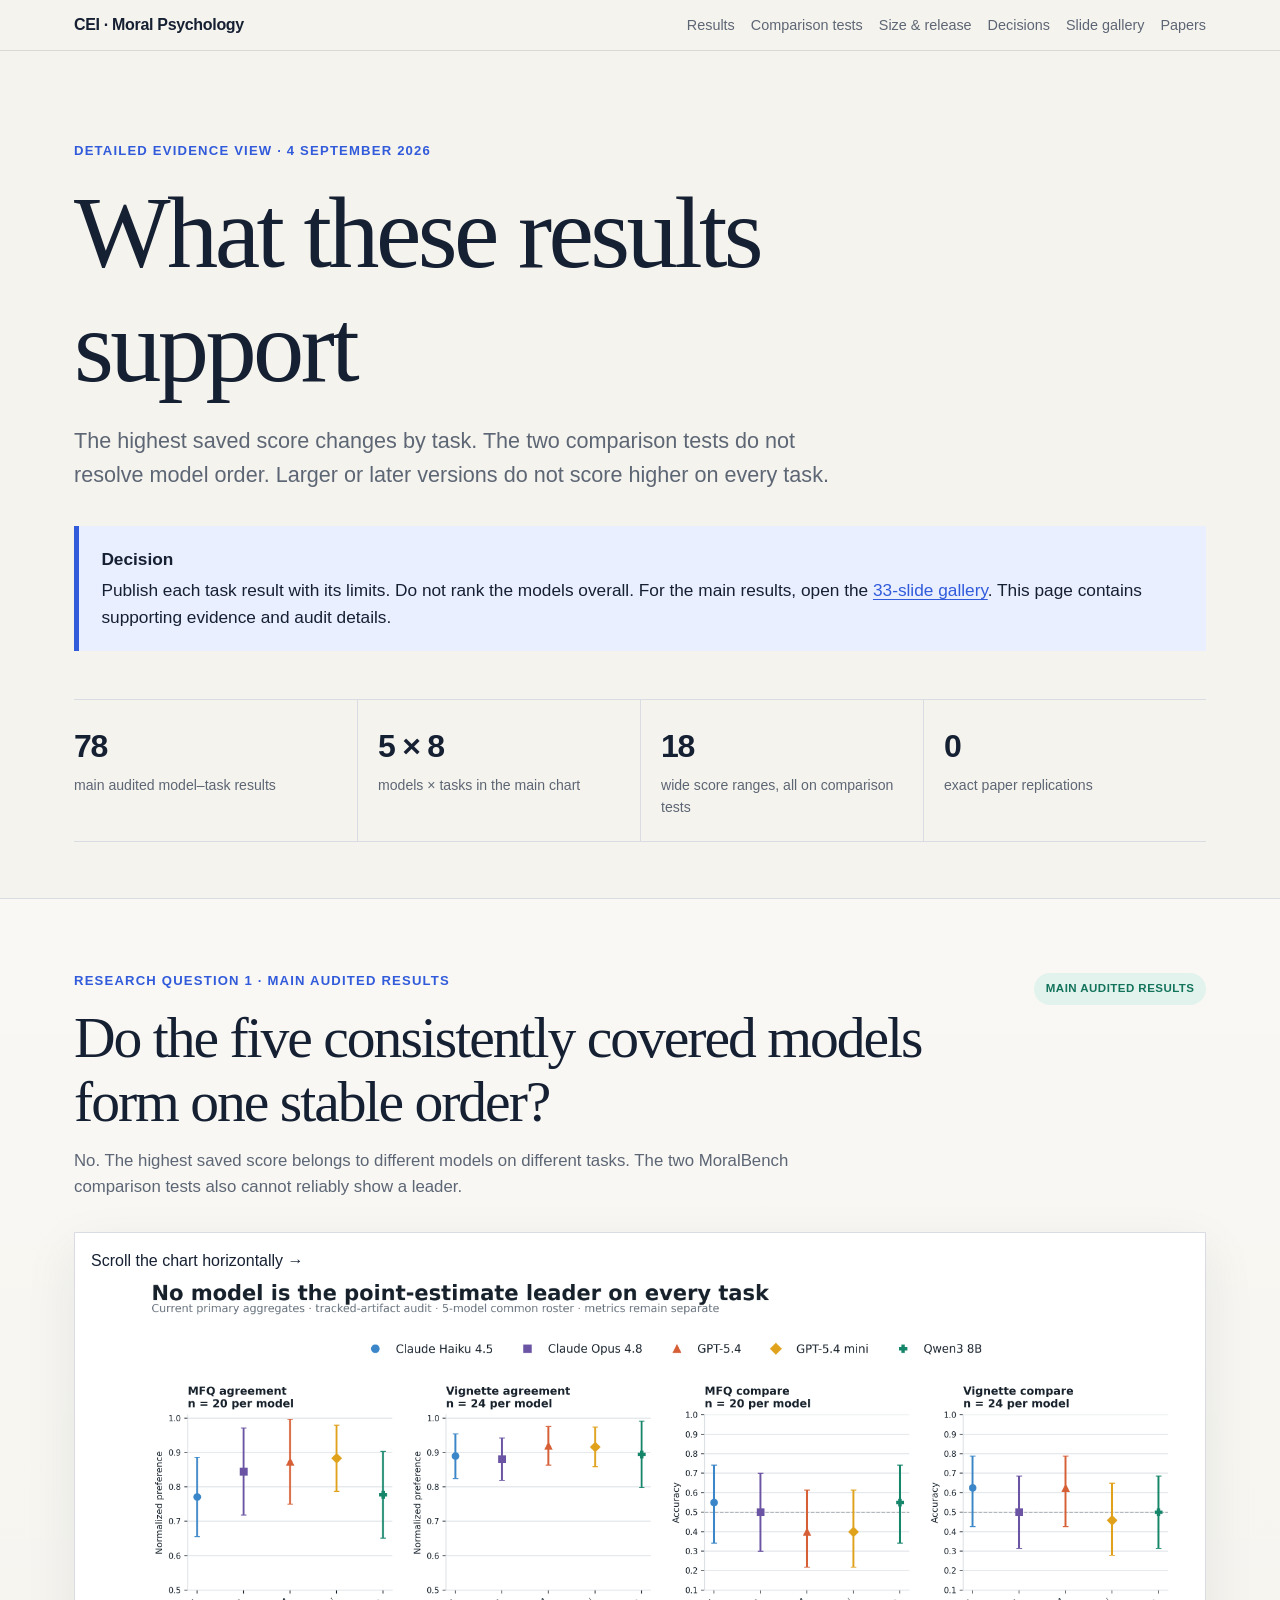
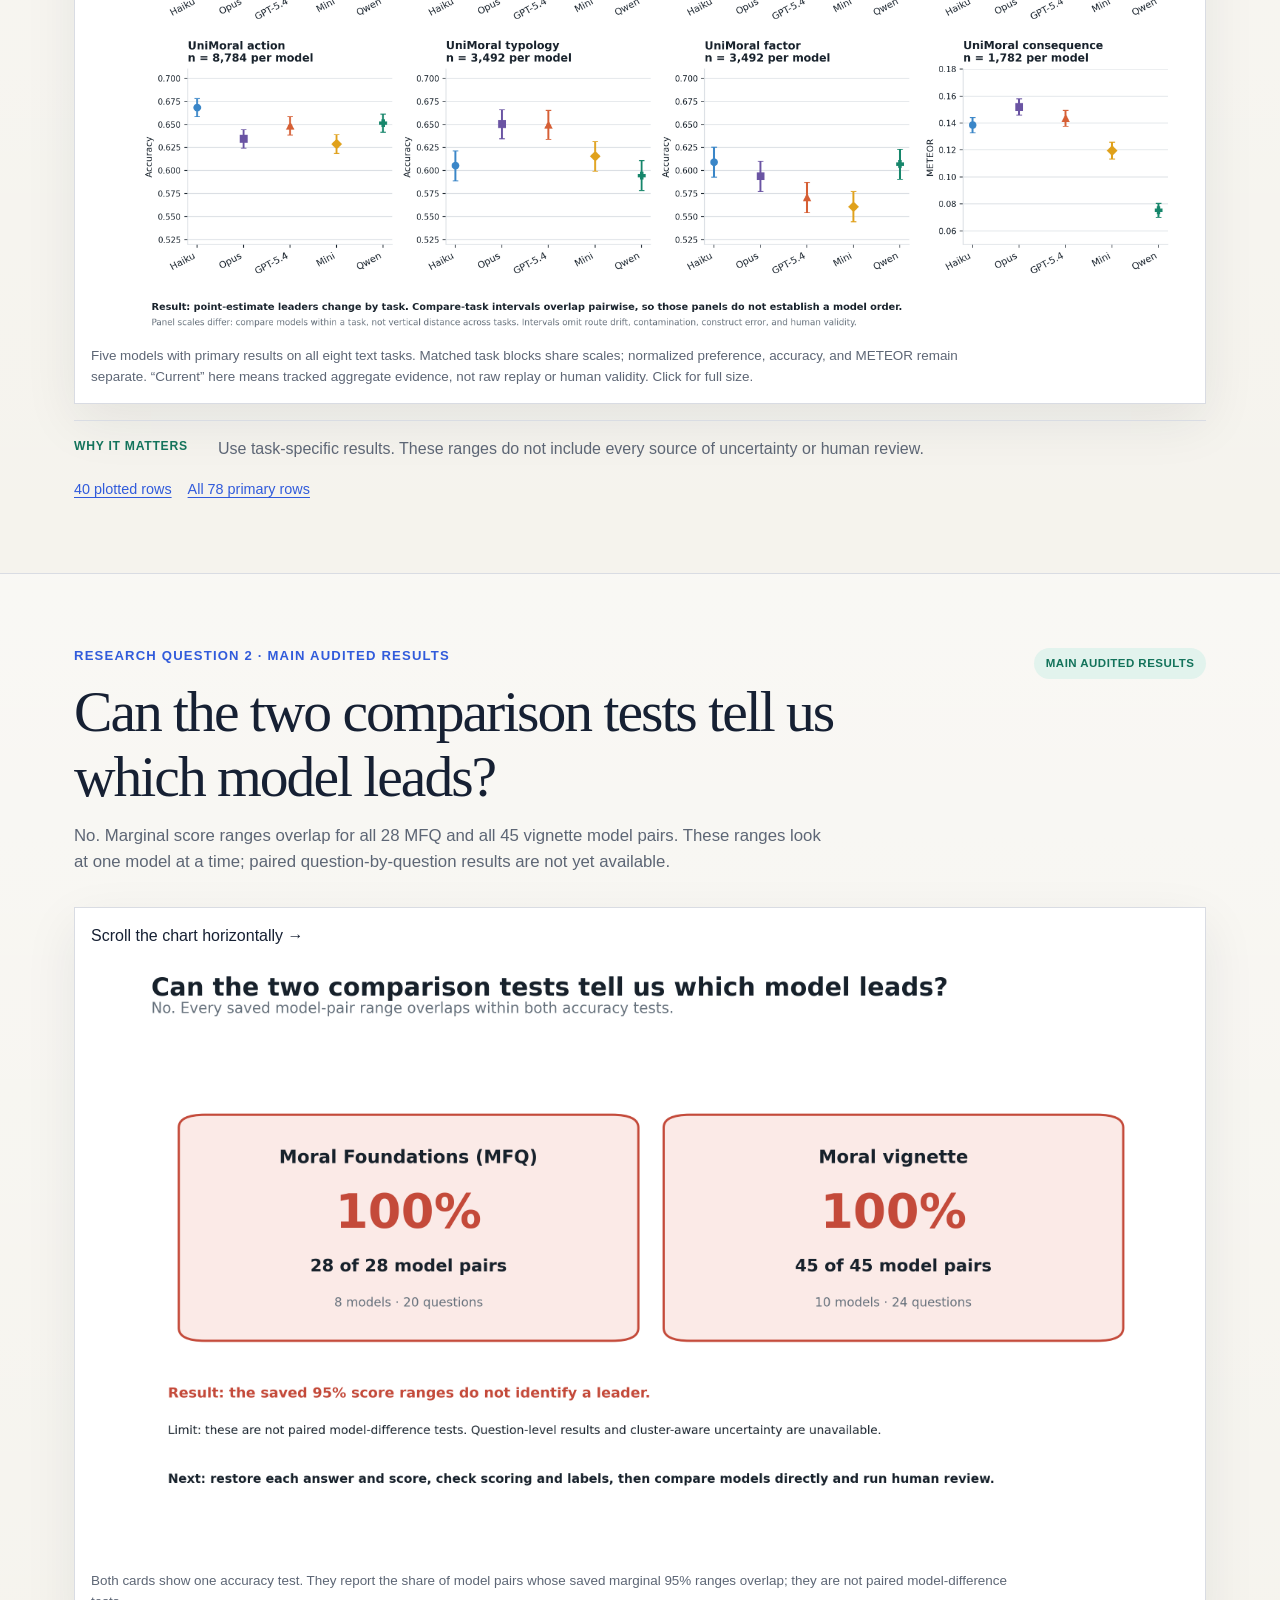
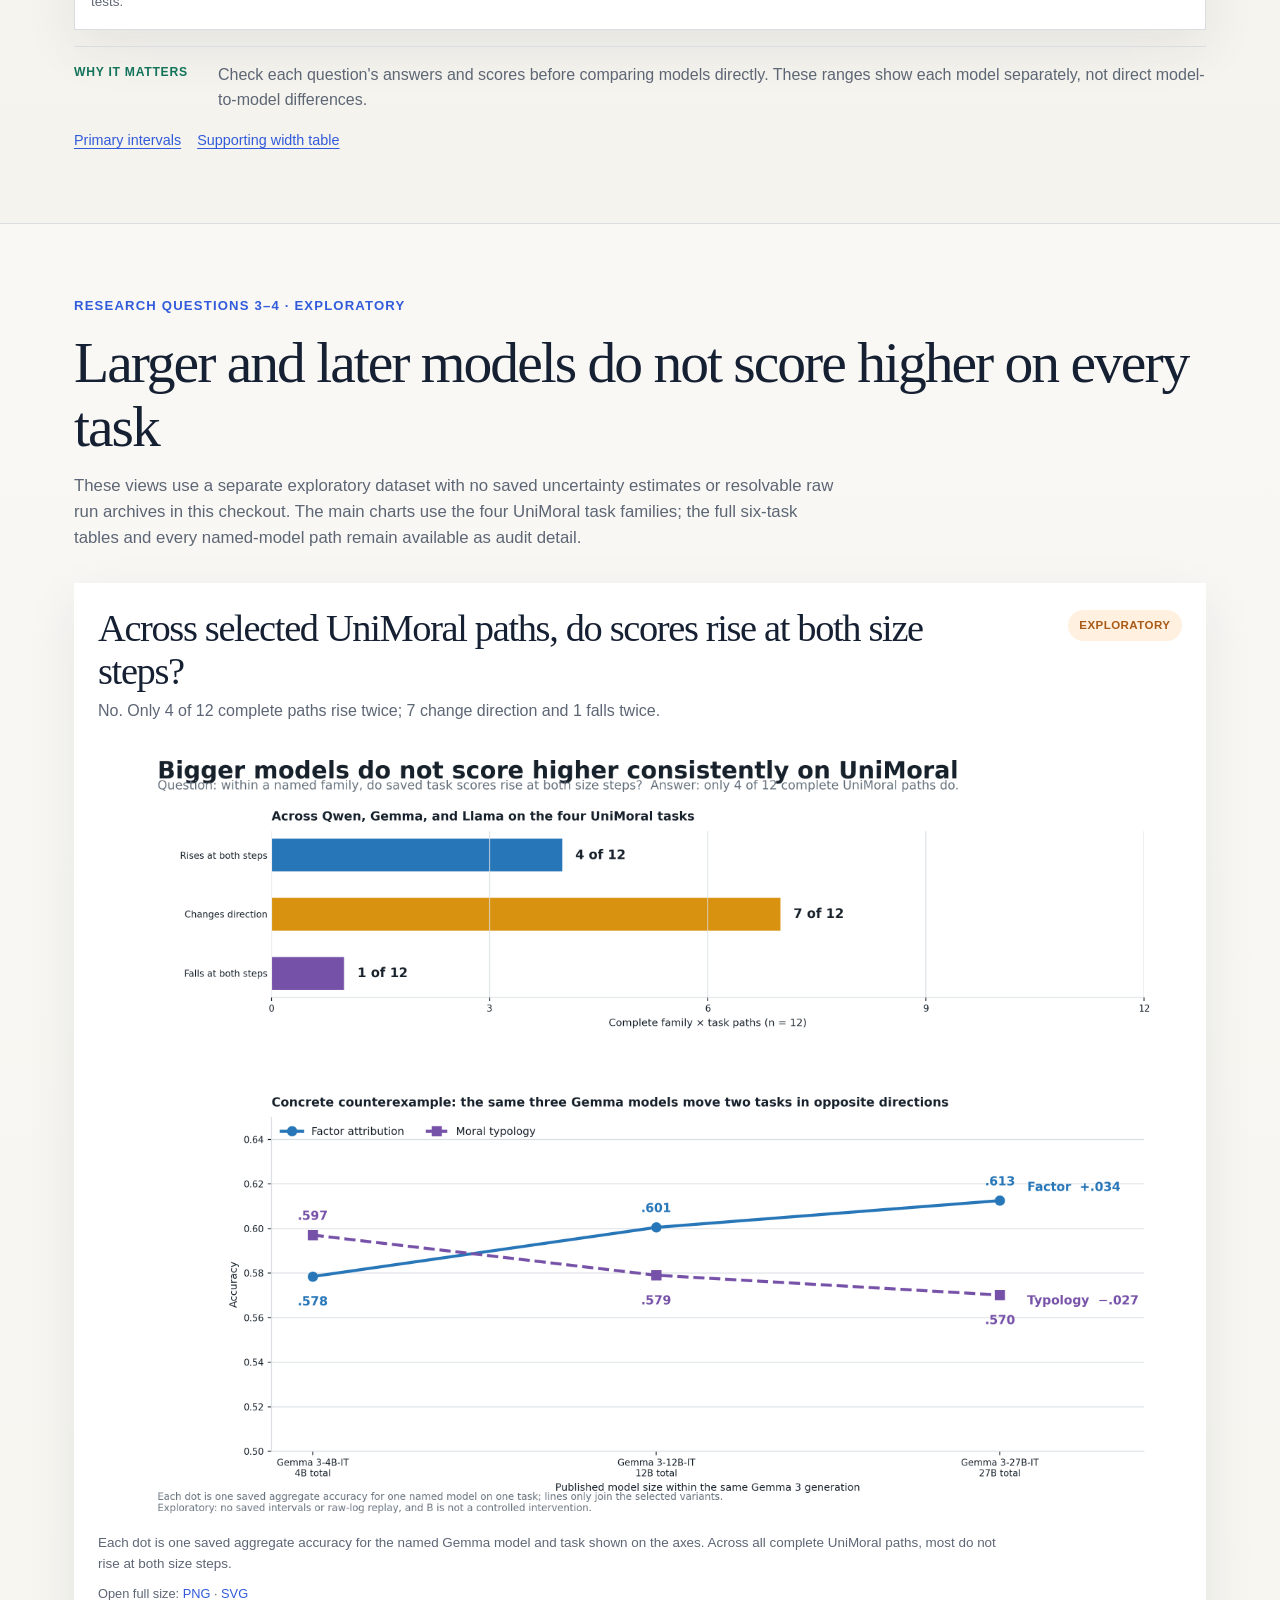
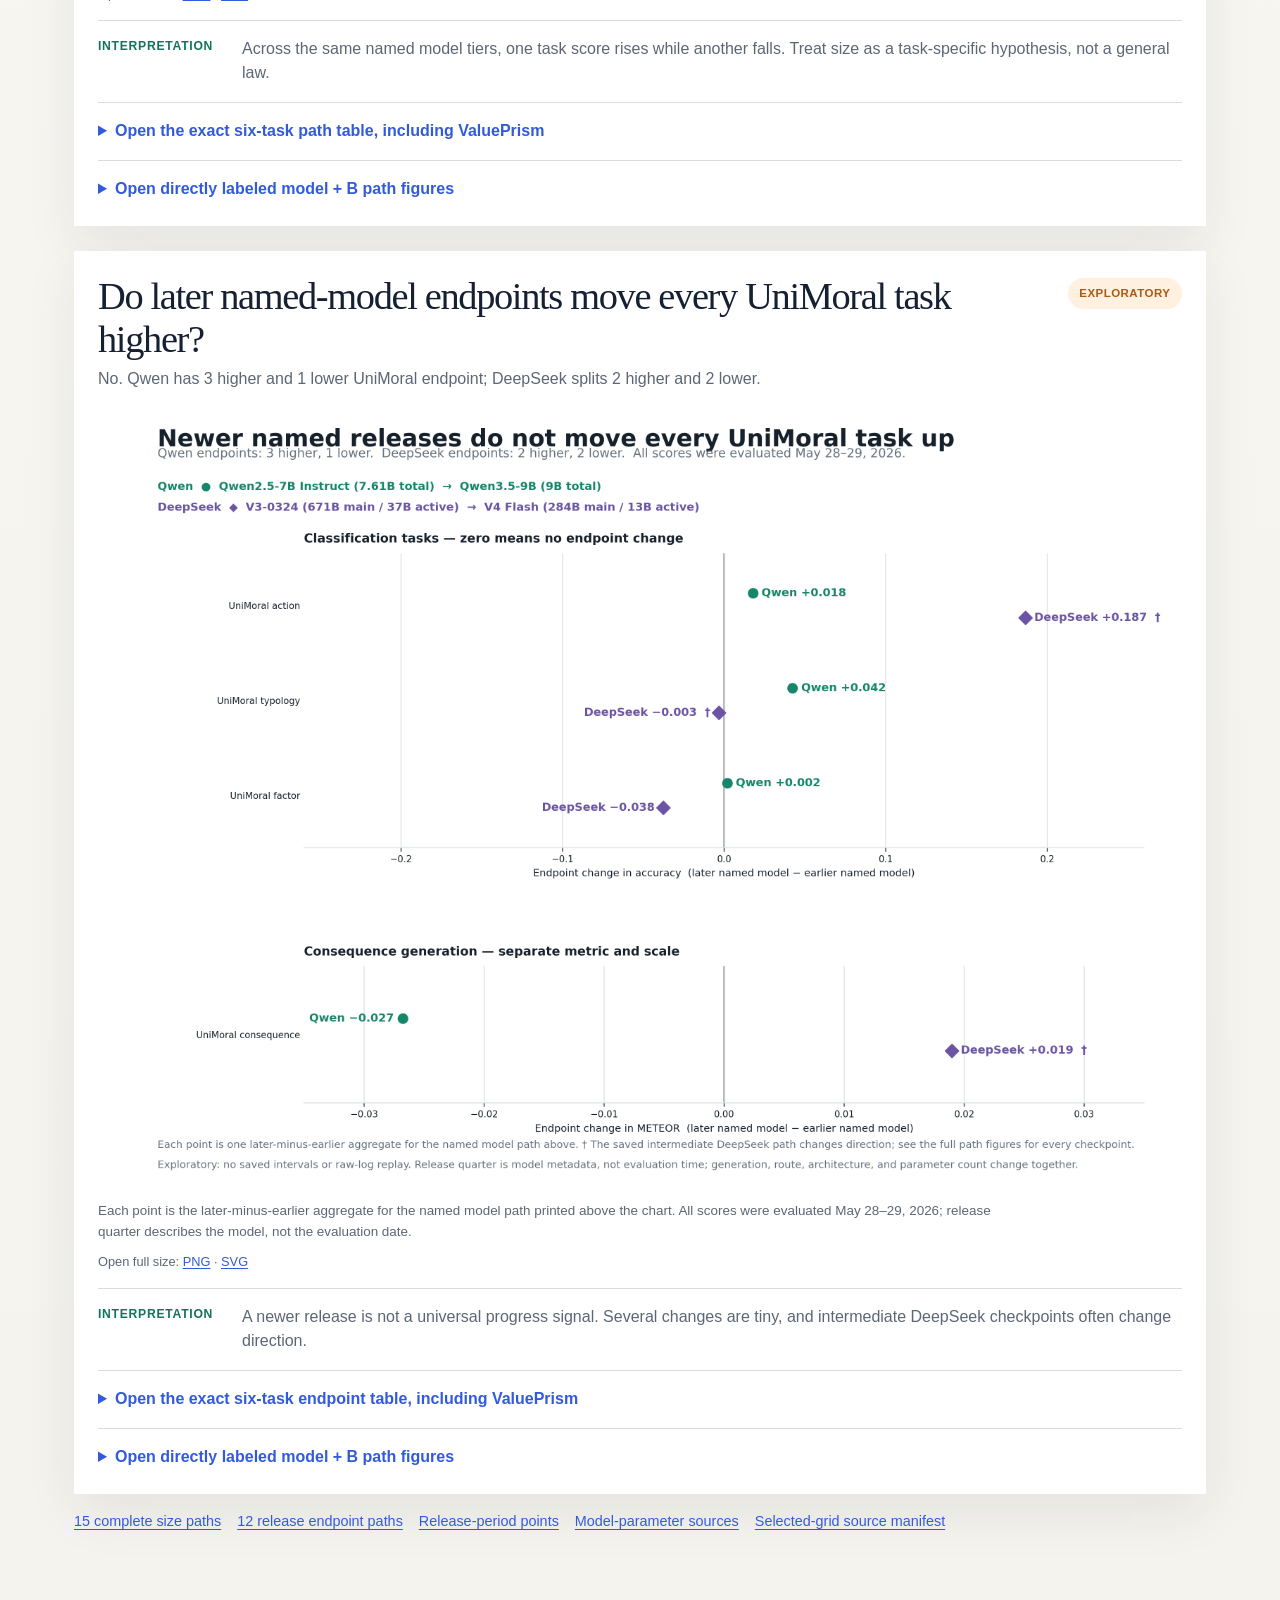
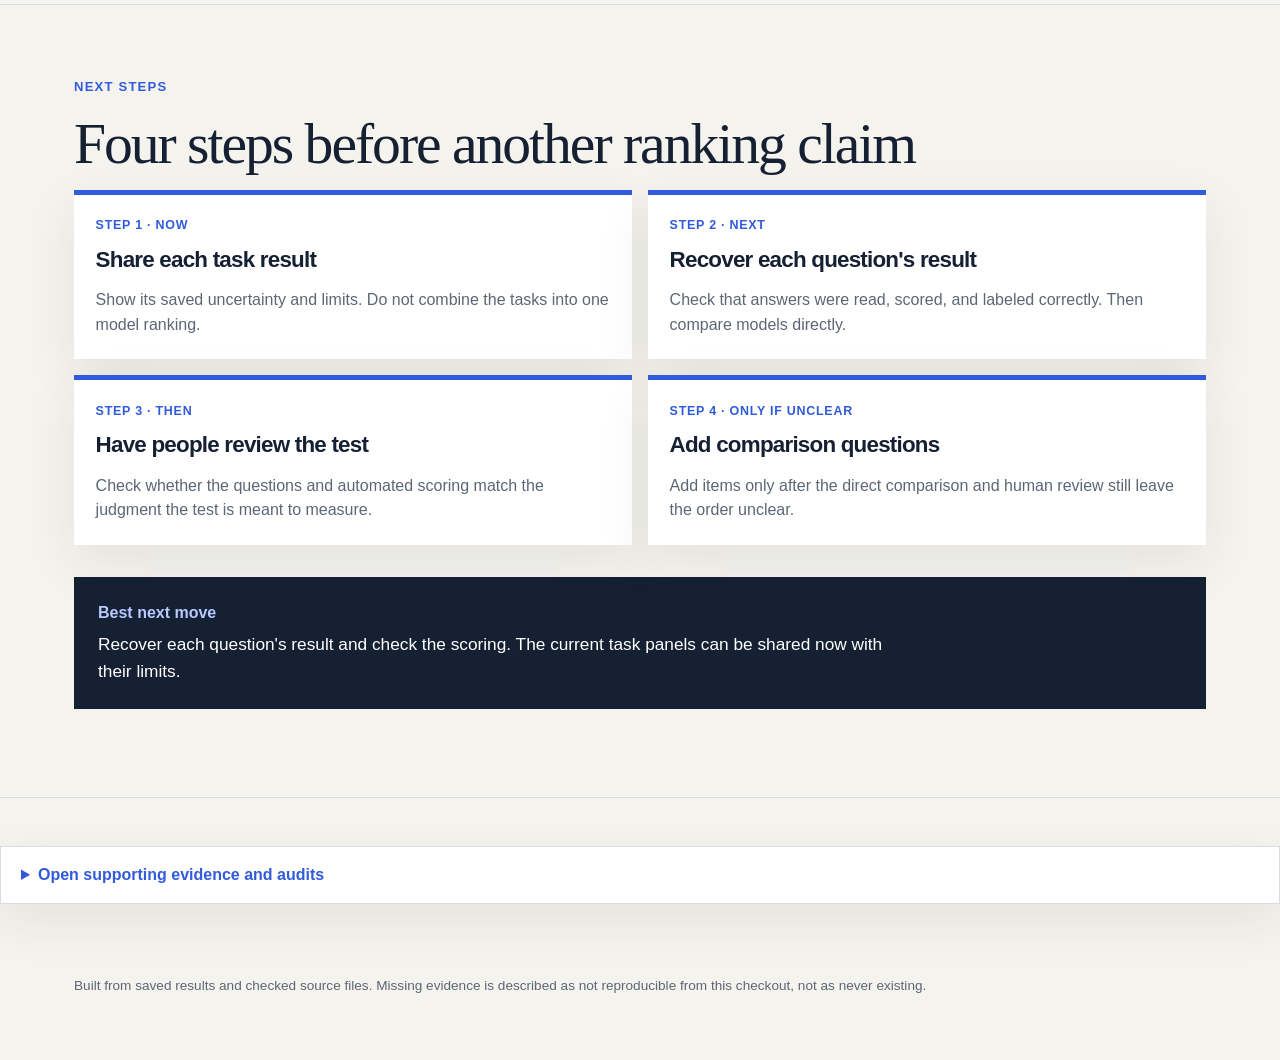
<file: index.html>
<!doctype html>
<html lang="en">
<head>
  <meta charset="utf-8">
  <meta name="viewport" content="width=device-width, initial-scale=1">
  <meta name="description" content="Supporting evidence and audit details for the CEI moral psychology visual results.">
  <title>CEI Moral Psychology — Results Brief</title>
  <link rel="icon" href="data:,">
  <link rel="stylesheet" href="assets/styles.css">
</head>
<body>
  <a class="skip-link" href="#main">Skip to results</a>

  <header class="topbar">
    <div class="topbar-inner">
      <a class="brand" href="#top">CEI · Moral Psychology</a>
      <nav class="nav-links" aria-label="Page sections">
        <a href="#results">Results</a>
        <a href="#precision">Comparison tests</a>
        <a href="#scaling">Size &amp; release</a>
        <a href="#decisions">Decisions</a>
        <a href="slides/">Slide gallery</a>
        <a href="docs/PAPER_REVIEW.md">Papers</a>
      </nav>
    </div>
  </header>

  <main id="main">
    <section class="hero" id="top">
      <div class="wrap">
        <p class="eyebrow">Detailed evidence view · 4 September 2026</p>
        <h1>What these results support</h1>
        <p class="lede">The highest saved score changes by task. The two comparison tests do not resolve model order. Larger or later versions do not score higher on every task.</p>

        <div class="decision-banner">
          <strong>Decision</strong>
          Publish each task result with its limits. Do not rank the models overall. For the main results, open the <a href="slides/README.md">33-slide gallery</a>. This page contains supporting evidence and audit details.
        </div>

        <div class="stat-line" aria-label="Key status summary">
          <div class="stat">
            <span class="stat-value">78</span>
            <span class="stat-label">main audited model–task results</span>
          </div>
          <div class="stat">
            <span class="stat-value">5 × 8</span>
            <span class="stat-label">models × tasks in the main chart</span>
          </div>
          <div class="stat">
            <span class="stat-value">18</span>
            <span class="stat-label">wide score ranges, all on comparison tests</span>
          </div>
          <div class="stat">
            <span class="stat-value">0</span>
            <span class="stat-label">exact paper replications</span>
          </div>
        </div>
      </div>
    </section>

    <section class="section result-section" id="results">
      <div class="wrap">
        <div class="question-head">
          <div>
            <p class="eyebrow">Research question 1 · main audited results</p>
            <h2>Do the five consistently covered models form one stable order?</h2>
          </div>
          <span class="evidence-pill verified">Main audited results</span>
        </div>
        <p class="section-intro">No. The highest saved score belongs to different models on different tasks. The two MoralBench comparison tests also cannot reliably show a leader.</p>

        <figure class="result-figure wide-chart">
          <span class="swipe-hint" aria-hidden="true">Scroll the chart horizontally →</span>
          <a href="assets/results/01_common_roster_task_results.png"><img src="assets/results/01_common_roster_task_results.png" width="3520" height="2112" decoding="async" fetchpriority="high" alt="Eight task-specific score-range panels for five consistently covered models; the highest saved score changes by task and comparison-task ranges are wide"></a>
          <figcaption>Five models with primary results on all eight text tasks. Matched task blocks share scales; normalized preference, accuracy, and METEOR remain separate. “Current” here means tracked aggregate evidence, not raw replay or human validity. Click for full size.</figcaption>
        </figure>

        <div class="decision-strip"><strong>Why it matters</strong><span>Use task-specific results. These ranges do not include every source of uncertainty or human review.</span></div>
        <div class="source-links">
          <a href="data/results/common_roster_primary.csv">40 plotted rows</a>
          <a href="evidence/canonical-audit/figures/data/primary_confidence_intervals.csv">All 78 primary rows</a>
        </div>
      </div>
    </section>

    <section class="section result-section" id="precision">
      <div class="wrap">
        <div class="question-head">
          <div>
            <p class="eyebrow">Research question 2 · main audited results</p>
            <h2>Can the two comparison tests tell us which model leads?</h2>
          </div>
          <span class="evidence-pill verified">Main audited results</span>
        </div>
        <p class="section-intro">No. Marginal score ranges overlap for all 28 MFQ and all 45 vignette model pairs. These ranges look at one model at a time; paired question-by-question results are not yet available.</p>

        <figure class="result-figure wide-chart">
          <span class="swipe-hint" aria-hidden="true">Scroll the chart horizontally →</span>
          <a href="assets/results/02_precision_by_task.png"><img src="assets/results/02_precision_by_task.png" width="2970" height="1650" loading="lazy" decoding="async" alt="Two cards show that saved marginal ranges overlap for 100 percent of model pairs on both accuracy comparison tests: 28 of 28 MFQ pairs and 45 of 45 vignette pairs"></a>
          <figcaption>Both cards show one accuracy test. They report the share of model pairs whose saved marginal 95% ranges overlap; they are not paired model-difference tests.</figcaption>
        </figure>

        <div class="decision-strip"><strong>Why it matters</strong><span>Check each question's answers and scores before comparing models directly. These ranges show each model separately, not direct model-to-model differences.</span></div>
        <div class="source-links"><a href="evidence/canonical-audit/figures/data/primary_confidence_intervals.csv">Primary intervals</a><a href="data/results/task_precision.csv">Supporting width table</a></div>
      </div>
    </section>

    <section class="section result-section" id="scaling">
      <div class="wrap">
        <p class="eyebrow">Research questions 3–4 · exploratory</p>
        <h2>Larger and later models do not score higher on every task</h2>
        <p class="section-intro">These views use a separate exploratory dataset with no saved uncertainty estimates or resolvable raw run archives in this checkout. The main charts use the four UniMoral task families; the full six-task tables and every named-model path remain available as audit detail.</p>

        <div class="visual-stack">
          <article class="visual-card">
            <div class="question-head compact">
              <div>
                <h3>Across selected UniMoral paths, do scores rise at both size steps?</h3>
                <p>No. Only 4 of 12 complete paths rise twice; 7 change direction and 1 falls twice.</p>
              </div>
              <span class="evidence-pill exploratory">Exploratory</span>
            </div>
            <figure class="result-figure flush insight-chart responsive-insight-chart">
              <a href="assets/results/03_size_paths.svg"><picture><source media="(max-width: 640px)" srcset="assets/results/03_size_paths_mobile.png" width="1320" height="2376"><img src="assets/results/03_size_paths.png" width="3080" height="2200" loading="lazy" decoding="async" alt="Bar chart showing four of twelve UniMoral size paths rising at both steps, seven changing direction, and one falling, followed by a line chart where the same Gemma 4B, 12B, and 27B models rise on factor accuracy but fall on typology accuracy"></picture></a>
              <figcaption>Each dot is one saved aggregate accuracy for the named Gemma model and task shown on the axes. Across all complete UniMoral paths, most do not rise at both size steps.</figcaption>
              <p class="matrix-file-link">Open full size: <a href="assets/results/03_size_paths.png">PNG</a> · <a href="assets/results/03_size_paths.svg">SVG</a></p>
            </figure>
            <div class="decision-strip"><strong>Interpretation</strong><span>Across the same named model tiers, one task score rises while another falls. Treat size as a task-specific hypothesis, not a general law.</span></div>
            <details class="audit-details exact-table">
              <summary>Open the exact six-task path table, including ValuePrism</summary>
              <div class="result-figure flush insight-matrix">
              <table class="insight-table size-insight-table" data-matrix="size" aria-label="Direction of 15 complete model-size paths by task and family">
                <thead>
                  <tr>
                    <th scope="col">Task and metric</th>
                    <th scope="col"><span>Qwen</span><small>8.2B → 32.8B → 235B / 22B active</small></th>
                    <th scope="col"><span>Gemma</span><small>4B → 12B → 27B</small></th>
                    <th scope="col"><span>Llama</span><small>3B → 8B → 70B</small></th>
                  </tr>
                </thead>
                <tbody>
                  <tr>
                    <th scope="row">UniMoral action<span class="matrix-metric">Accuracy</span></th>
                    <td class="matrix-cell is-mixed" data-task="unimoral_action_prediction" data-family="Qwen" data-value=".649 → .479 → .634"><span class="matrix-cell-family">Qwen</span><span class="matrix-status">Mixed</span><strong class="matrix-score">.649 → .479 → .634</strong><span class="matrix-cell-meta">8.2B → 32.8B → 235B / 22B active</span></td>
                    <td class="matrix-cell is-mixed" data-task="unimoral_action_prediction" data-family="Gemma" data-value=".634 → .661 → .647"><span class="matrix-cell-family">Gemma</span><span class="matrix-status">Mixed</span><strong class="matrix-score">.634 → .661 → .647</strong><span class="matrix-cell-meta">4B → 12B → 27B</span></td>
                    <td class="matrix-cell is-rising" data-task="unimoral_action_prediction" data-family="Llama" data-value=".625 → .629 → .668"><span class="matrix-cell-family">Llama</span><span class="matrix-status">Rises</span><strong class="matrix-score">.625 → .629 → .668</strong><span class="matrix-cell-meta">3B → 8B → 70B</span></td>
                  </tr>
                  <tr>
                    <th scope="row">UniMoral typology<span class="matrix-metric">Accuracy</span></th>
                    <td class="matrix-cell is-mixed" data-task="unimoral_moral_typology" data-family="Qwen" data-value=".564 → .597 → .521"><span class="matrix-cell-family">Qwen</span><span class="matrix-status">Mixed</span><strong class="matrix-score">.564 → .597 → .521</strong><span class="matrix-cell-meta">8.2B → 32.8B → 235B / 22B active</span></td>
                    <td class="matrix-cell is-falling" data-task="unimoral_moral_typology" data-family="Gemma" data-value=".597 → .579 → .570"><span class="matrix-cell-family">Gemma</span><span class="matrix-status">Falls</span><strong class="matrix-score">.597 → .579 → .570</strong><span class="matrix-cell-meta">4B → 12B → 27B</span></td>
                    <td class="matrix-cell is-rising" data-task="unimoral_moral_typology" data-family="Llama" data-value=".521 → .595 → .599"><span class="matrix-cell-family">Llama</span><span class="matrix-status">Rises</span><strong class="matrix-score">.521 → .595 → .599</strong><span class="matrix-cell-meta">3B → 8B → 70B</span></td>
                  </tr>
                  <tr>
                    <th scope="row">UniMoral factor<span class="matrix-metric">Accuracy</span></th>
                    <td class="matrix-cell is-mixed" data-task="unimoral_factor_attribution" data-family="Qwen" data-value=".554 → .607 → .564"><span class="matrix-cell-family">Qwen</span><span class="matrix-status">Mixed</span><strong class="matrix-score">.554 → .607 → .564</strong><span class="matrix-cell-meta">8.2B → 32.8B → 235B / 22B active</span></td>
                    <td class="matrix-cell is-rising" data-task="unimoral_factor_attribution" data-family="Gemma" data-value=".578 → .601 → .613"><span class="matrix-cell-family">Gemma</span><span class="matrix-status">Rises</span><strong class="matrix-score">.578 → .601 → .613</strong><span class="matrix-cell-meta">4B → 12B → 27B</span></td>
                    <td class="matrix-cell is-mixed" data-task="unimoral_factor_attribution" data-family="Llama" data-value=".607 → .600 → .634"><span class="matrix-cell-family">Llama</span><span class="matrix-status">Mixed</span><strong class="matrix-score">.607 → .600 → .634</strong><span class="matrix-cell-meta">3B → 8B → 70B</span></td>
                  </tr>
                  <tr>
                    <th scope="row">UniMoral consequence<span class="matrix-metric">METEOR</span></th>
                    <td class="matrix-cell is-rising" data-task="unimoral_consequence_generation" data-family="Qwen" data-value=".113 → .120 → .133"><span class="matrix-cell-family">Qwen</span><span class="matrix-status">Rises</span><strong class="matrix-score">.113 → .120 → .133</strong><span class="matrix-cell-meta">8.2B → 32.8B → 235B / 22B active</span></td>
                    <td class="matrix-cell is-mixed" data-task="unimoral_consequence_generation" data-family="Gemma" data-value=".096 → .100 → .092"><span class="matrix-cell-family">Gemma</span><span class="matrix-status">Mixed</span><strong class="matrix-score">.096 → .100 → .092</strong><span class="matrix-cell-meta">4B → 12B → 27B</span></td>
                    <td class="matrix-cell is-mixed" data-task="unimoral_consequence_generation" data-family="Llama" data-value=".128 → .125 → .141"><span class="matrix-cell-family">Llama</span><span class="matrix-status">Mixed</span><strong class="matrix-score">.128 → .125 → .141</strong><span class="matrix-cell-meta">3B → 8B → 70B</span></td>
                  </tr>
                  <tr>
                    <th scope="row">ValuePrism relevance<span class="matrix-metric">Accuracy</span></th>
                    <td class="matrix-cell is-incomplete" data-task="value_prism_relevance" data-family="Qwen" data-value="Not complete"><span class="matrix-cell-family">Qwen</span><span class="matrix-status">Not complete</span><strong class="matrix-score">No three-tier path</strong></td>
                    <td class="matrix-cell is-mixed" data-task="value_prism_relevance" data-family="Gemma" data-value=".606 → .676 → .655"><span class="matrix-cell-family">Gemma</span><span class="matrix-status">Mixed</span><strong class="matrix-score">.606 → .676 → .655</strong><span class="matrix-cell-meta">4B → 12B → 27B</span></td>
                    <td class="matrix-cell is-rising" data-task="value_prism_relevance" data-family="Llama" data-value=".624 → .642 → .701"><span class="matrix-cell-family">Llama</span><span class="matrix-status">Rises</span><strong class="matrix-score">.624 → .642 → .701</strong><span class="matrix-cell-meta">3B → 8B → 70B</span></td>
                  </tr>
                  <tr>
                    <th scope="row">ValuePrism valence<span class="matrix-metric">Accuracy</span></th>
                    <td class="matrix-cell is-incomplete" data-task="value_prism_valence" data-family="Qwen" data-value="Not complete"><span class="matrix-cell-family">Qwen</span><span class="matrix-status">Not complete</span><strong class="matrix-score">No three-tier path</strong></td>
                    <td class="matrix-cell is-incomplete" data-task="value_prism_valence" data-family="Gemma" data-value="Not complete"><span class="matrix-cell-family">Gemma</span><span class="matrix-status">Not complete</span><strong class="matrix-score">No three-tier path</strong></td>
                    <td class="matrix-cell is-mixed" data-task="value_prism_valence" data-family="Llama" data-value=".465 → .385 → .747"><span class="matrix-cell-family">Llama</span><span class="matrix-status">Mixed</span><strong class="matrix-score">.465 → .385 → .747</strong><span class="matrix-cell-meta">3B → 8B → 70B</span></td>
                  </tr>
                </tbody>
              </table>
              <figcaption>Across all six selected tasks, including ValuePrism, 5 of 15 complete paths rise at both steps, 9 change direction, and 1 falls. Missing rows are not zeros.</figcaption>
              </div>
            </details>
            <details class="audit-details">
              <summary>Open directly labeled model + B path figures</summary>
              <div class="detail-link-grid">
                <a href="assets/results/03_size_paths_detail_a.svg"><strong>UniMoral classification</strong><span>3 landscape panels · 27 directly labeled points</span></a>
                <a href="assets/results/03_size_paths_detail_b.svg"><strong>Consequence and ValuePrism</strong><span>3 landscape panels · 18 directly labeled points</span></a>
              </div>
            </details>
          </article>

          <article class="visual-card">
            <div class="question-head compact">
              <div>
                <h3>Do later named-model endpoints move every UniMoral task higher?</h3>
                <p>No. Qwen has 3 higher and 1 lower UniMoral endpoint; DeepSeek splits 2 higher and 2 lower.</p>
              </div>
              <span class="evidence-pill exploratory">Exploratory</span>
            </div>
            <figure class="result-figure flush insight-chart responsive-insight-chart">
              <a href="assets/results/04_release_period_paths.svg"><picture><source media="(max-width: 640px)" srcset="assets/results/04_release_period_paths_mobile.png" width="1320" height="3036"><img src="assets/results/04_release_period_paths.png" width="3080" height="2200" loading="lazy" decoding="async" alt="Zero-centered endpoint-change dot plots showing Qwen and DeepSeek moving different UniMoral tasks in different directions, with accuracy and METEOR kept on separate scales"></picture></a>
              <figcaption>Each point is the later-minus-earlier aggregate for the named model path printed above the chart. All scores were evaluated May 28–29, 2026; release quarter describes the model, not the evaluation date.</figcaption>
              <p class="matrix-file-link">Open full size: <a href="assets/results/04_release_period_paths.png">PNG</a> · <a href="assets/results/04_release_period_paths.svg">SVG</a></p>
            </figure>
            <div class="decision-strip"><strong>Interpretation</strong><span>A newer release is not a universal progress signal. Several changes are tiny, and intermediate DeepSeek checkpoints often change direction.</span></div>
            <details class="audit-details exact-table">
              <summary>Open the exact six-task endpoint table, including ValuePrism</summary>
              <div class="result-figure flush insight-matrix">
              <table class="insight-table release-insight-table" data-matrix="release" aria-label="Endpoint direction for twelve model-release paths by task and family">
                <thead>
                  <tr>
                    <th scope="col">Task and metric</th>
                    <th scope="col"><span>Qwen</span><small>Qwen2.5-7B · 7.61B → Qwen3.5-9B · 9B</small></th>
                    <th scope="col"><span>DeepSeek</span><small>V3-0324 · 671B main / 37B active → latest available</small></th>
                  </tr>
                </thead>
                <tbody>
                  <tr>
                    <th scope="row">UniMoral action<span class="matrix-metric">Accuracy</span></th>
                    <td class="matrix-cell is-higher" data-task="unimoral_action_prediction" data-family="Qwen" data-value=".635 → .653 (+0.018)"><span class="matrix-cell-family">Qwen</span><span class="matrix-status">Higher endpoint</span><strong class="matrix-score">.635 → .653 <em>(+0.018)</em></strong><span class="matrix-cell-meta">2024 Q3 · Qwen2.5-7B · 7.61B → 2026 Q1 · Qwen3.5-9B · 9B</span></td>
                    <td class="matrix-cell is-higher" data-task="unimoral_action_prediction" data-family="DeepSeek" data-value=".453 → .639 (+0.187)"><span class="matrix-cell-family">DeepSeek</span><span class="matrix-status">Higher endpoint · path bends</span><strong class="matrix-score">.453 → .639 <em>(+0.187)</em></strong><span class="matrix-cell-meta">2025 Q1 · V3-0324 · 671B main / 37B active → 2026 Q2 · V4 Flash · 284B main / 13B active</span></td>
                  </tr>
                  <tr>
                    <th scope="row">UniMoral typology<span class="matrix-metric">Accuracy</span></th>
                    <td class="matrix-cell is-higher" data-task="unimoral_moral_typology" data-family="Qwen" data-value=".556 → .598 (+0.042)"><span class="matrix-cell-family">Qwen</span><span class="matrix-status">Higher endpoint</span><strong class="matrix-score">.556 → .598 <em>(+0.042)</em></strong><span class="matrix-cell-meta">2024 Q3 · Qwen2.5-7B · 7.61B → 2026 Q1 · Qwen3.5-9B · 9B</span></td>
                    <td class="matrix-cell is-lower" data-task="unimoral_moral_typology" data-family="DeepSeek" data-value=".582 → .579 (-0.003)"><span class="matrix-cell-family">DeepSeek</span><span class="matrix-status">Lower endpoint · path bends</span><strong class="matrix-score">.582 → .579 <em>(−0.003)</em></strong><span class="matrix-cell-meta">2025 Q1 · V3-0324 · 671B main / 37B active → 2026 Q2 · V4 Flash · 284B main / 13B active</span></td>
                  </tr>
                  <tr>
                    <th scope="row">UniMoral factor<span class="matrix-metric">Accuracy</span></th>
                    <td class="matrix-cell is-higher" data-task="unimoral_factor_attribution" data-family="Qwen" data-value=".573 → .575 (+0.002)"><span class="matrix-cell-family">Qwen</span><span class="matrix-status">Higher endpoint</span><strong class="matrix-score">.573 → .575 <em>(+0.002)</em></strong><span class="matrix-cell-meta">2024 Q3 · Qwen2.5-7B · 7.61B → 2026 Q1 · Qwen3.5-9B · 9B</span></td>
                    <td class="matrix-cell is-lower" data-task="unimoral_factor_attribution" data-family="DeepSeek" data-value=".629 → .592 (-0.038)"><span class="matrix-cell-family">DeepSeek</span><span class="matrix-status">Lower endpoint</span><strong class="matrix-score">.629 → .592 <em>(−0.038)</em></strong><span class="matrix-cell-meta">2025 Q1 · V3-0324 · 671B main / 37B active → 2026 Q2 · V4 Flash · 284B main / 13B active</span></td>
                  </tr>
                  <tr>
                    <th scope="row">UniMoral consequence<span class="matrix-metric">METEOR</span></th>
                    <td class="matrix-cell is-lower" data-task="unimoral_consequence_generation" data-family="Qwen" data-value=".124 → .097 (-0.027)"><span class="matrix-cell-family">Qwen</span><span class="matrix-status">Lower endpoint</span><strong class="matrix-score">.124 → .097 <em>(−0.027)</em></strong><span class="matrix-cell-meta">2024 Q3 · Qwen2.5-7B · 7.61B → 2026 Q1 · Qwen3.5-9B · 9B</span></td>
                    <td class="matrix-cell is-higher" data-task="unimoral_consequence_generation" data-family="DeepSeek" data-value=".120 → .139 (+0.019)"><span class="matrix-cell-family">DeepSeek</span><span class="matrix-status">Higher endpoint · path bends</span><strong class="matrix-score">.120 → .139 <em>(+0.019)</em></strong><span class="matrix-cell-meta">2025 Q1 · V3-0324 · 671B main / 37B active → 2026 Q2 · V4 Flash · 284B main / 13B active</span></td>
                  </tr>
                  <tr>
                    <th scope="row">ValuePrism relevance<span class="matrix-metric">Accuracy</span></th>
                    <td class="matrix-cell is-higher" data-task="value_prism_relevance" data-family="Qwen" data-value=".624 → .673 (+0.049)"><span class="matrix-cell-family">Qwen</span><span class="matrix-status">Higher endpoint</span><strong class="matrix-score">.624 → .673 <em>(+0.049)</em></strong><span class="matrix-cell-meta">2024 Q3 · Qwen2.5-7B · 7.61B → 2026 Q1 · Qwen3.5-9B · 9B</span></td>
                    <td class="matrix-cell is-higher" data-task="value_prism_relevance" data-family="DeepSeek" data-value=".653 → .675 (+0.022)"><span class="matrix-cell-family">DeepSeek</span><span class="matrix-status">Higher endpoint · path bends</span><strong class="matrix-score">.653 → .675 <em>(+0.022)</em></strong><span class="matrix-cell-meta">2025 Q1 · V3-0324 · 671B main / 37B active → 2025 Q4 · V3.2 · 671B main / 37B active</span></td>
                  </tr>
                  <tr>
                    <th scope="row">ValuePrism valence<span class="matrix-metric">Accuracy</span></th>
                    <td class="matrix-cell is-higher" data-task="value_prism_valence" data-family="Qwen" data-value=".523 → .710 (+0.187)"><span class="matrix-cell-family">Qwen</span><span class="matrix-status">Higher endpoint</span><strong class="matrix-score">.523 → .710 <em>(+0.187)</em></strong><span class="matrix-cell-meta">2024 Q3 · Qwen2.5-7B · 7.61B → 2026 Q1 · Qwen3.5-9B · 9B</span></td>
                    <td class="matrix-cell is-lower" data-task="value_prism_valence" data-family="DeepSeek" data-value=".689 → .627 (-0.062)"><span class="matrix-cell-family">DeepSeek</span><span class="matrix-status">Lower endpoint · path bends</span><strong class="matrix-score">.689 → .627 <em>(−0.062)</em></strong><span class="matrix-cell-meta">2025 Q1 · V3-0324 · 671B main / 37B active → 2026 Q2 · V4 Flash · 284B main / 13B active</span></td>
                  </tr>
                </tbody>
              </table>
              <figcaption>Across all six selected tasks, including ValuePrism, Qwen has 5 higher and 1 lower endpoint; DeepSeek has 3 higher and 3 lower. Endpoint direction does not mean improvement.</figcaption>
              </div>
            </details>
            <details class="audit-details">
              <summary>Open directly labeled model + B path figures</summary>
              <div class="detail-link-grid">
                <a href="assets/results/04_release_period_paths_detail_a.svg"><strong>UniMoral classification</strong><span>3 landscape panels · 18 directly labeled points</span></a>
                <a href="assets/results/04_release_period_paths_detail_b.svg"><strong>Consequence and ValuePrism</strong><span>3 landscape panels · 17 directly labeled points</span></a>
              </div>
            </details>
          </article>
        </div>

        <div class="source-links">
          <a href="data/results/size_path_summary.csv">15 complete size paths</a>
          <a href="data/results/release_path_summary.csv">12 release endpoint paths</a>
          <a href="data/results/release_period_task_points.csv">Release-period points</a>
          <a href="evidence/model-parameter-sources.csv">Model-parameter sources</a>
          <a href="evidence/source-results/SOURCE_MANIFEST.csv">Selected-grid source manifest</a>
        </div>
      </div>
    </section>

    <section class="section" id="decisions">
      <div class="wrap">
        <p class="eyebrow">Next steps</p>
        <h2>Four steps before another ranking claim</h2>

        <div class="decision-grid">
          <article class="decision">
            <span class="decision-number">Step 1 · Now</span>
            <h3>Share each task result</h3>
            <p>Show its saved uncertainty and limits. Do not combine the tasks into one model ranking.</p>
          </article>
          <article class="decision">
            <span class="decision-number">Step 2 · Next</span>
            <h3>Recover each question's result</h3>
            <p>Check that answers were read, scored, and labeled correctly. Then compare models directly.</p>
          </article>
          <article class="decision">
            <span class="decision-number">Step 3 · Then</span>
            <h3>Have people review the test</h3>
            <p>Check whether the questions and automated scoring match the judgment the test is meant to measure.</p>
          </article>
          <article class="decision">
            <span class="decision-number">Step 4 · Only if unclear</span>
            <h3>Add comparison questions</h3>
            <p>Add items only after the direct comparison and human review still leave the order unclear.</p>
          </article>
        </div>

        <div class="next-action">
          <strong>Best next move</strong>
          <p>Recover each question's result and check the scoring. The current task panels can be shared now with their limits.</p>
        </div>
      </div>
    </section>

    <details class="audit-details appendix-disclosure">
      <summary>Open supporting evidence and audits</summary>

    <section class="section" id="evidence-summary">
      <div class="wrap">
        <p class="eyebrow">Release boundary</p>
        <h2>Evidence limits</h2>
        <p class="section-intro">Each statement below is tied to a distinct evidence layer. The layers must not be merged.</p>

        <table class="takeaway-table">
          <thead>
            <tr>
              <th>Finding</th>
              <th>What it means</th>
              <th>Decision</th>
            </tr>
          </thead>
          <tbody>
            <tr>
              <td data-label="Finding"><span class="plain-status status-current">Current</span><br>Canonical audit accounting is stable.</td>
              <td data-label="What it means">78 primary text, 26 sensitivity text, 9 multimodal extension, and 30 excluded cells sum to 143.</td>
              <td data-label="Decision">Use these classes and denominators in the release. Do not reuse the old “84 valid” page.</td>
            </tr>
            <tr>
              <td data-label="Finding"><span class="plain-status status-hold">Hold numbers</span><br>The poster evidence chain is broken.</td>
              <td data-label="What it means">The cited commit, seal, row-level judge and coder records, and poster generators are absent from the pinned checkout.</td>
              <td data-label="Decision">Keep design lessons. Label every poster number as legacy and unverified until the packet is restored.</td>
            </tr>
            <tr>
              <td data-label="Finding"><span class="plain-status status-context">Context only</span><br>The five papers are not direct numeric baselines.</td>
              <td data-label="What it means">The local tests use different models, prompts, data, or scores. None is documented as an exact paper replication.</td>
              <td data-label="Decision">Compare methods and interpretations, not scores.</td>
            </tr>
            <tr>
              <td data-label="Finding"><span class="plain-status status-pending">Pending</span><br>Automated agreement is not validity.</td>
              <td data-label="What it means">Two judges or coders can agree and both be wrong. No representative expert or human validation gate has passed.</td>
              <td data-label="Decision">Run human review (Gate M) before any claim about correctness, moral understanding, or representative human values.</td>
            </tr>
          </tbody>
        </table>

        <div class="evidence-lanes" aria-label="Evidence layers">
          <div class="lane current">
            <strong>Canonical audit</strong>
            <p>Use for current status, task metrics, uncertainty, and claim boundaries.</p>
          </div>
          <div class="lane hold">
            <strong>Poster study</strong>
            <p>Use for design history only. Numerical source packages are absent.</p>
          </div>
          <div class="lane context">
            <strong>Primary papers</strong>
            <p>Use to explain methods and authors' claims. No exact performance match exists.</p>
          </div>
          <div class="lane pending">
            <strong>Human validity</strong>
            <p>Not yet available. Human review (Gate M) remains required.</p>
          </div>
        </div>
      </div>
    </section>

    <section class="section" id="evidence">
      <div class="wrap">
        <p class="eyebrow">Evidence map</p>
        <h2>The total stayed 143. The meaning changed.</h2>
        <p class="section-intro">The onboarding page used an older classification. The current audit separates operationally usable text evidence, sensitivity diagnostics, multimodal extensions, and exclusions.</p>

        <div class="audit-compare">
          <article class="snapshot">
            <h3>Onboarding snapshot</h3>
            <p>27 August · stale categories</p>
            <div class="stacked" role="img" aria-label="Old snapshot: 84 valid, 19 needs review, 39 invalid, and 1 missing">
              <span class="segment old-a" style="width:58.74%">84</span>
              <span class="segment old-b" style="width:13.29%">19</span>
              <span class="segment old-c" style="width:27.27%">39</span>
              <span class="segment old-d tiny" style="width:.7%">1</span>
            </div>
            <div class="legend">
              <span class="legend-item" style="--swatch:#6b7280">Valid 84</span>
              <span class="legend-item" style="--swatch:#9ca3af">Review 19</span>
              <span class="legend-item" style="--swatch:#4b5563">Invalid 39</span>
              <span class="legend-item" style="--swatch:#c8cbd1">Missing 1</span>
            </div>
          </article>

          <article class="snapshot">
            <h3>Canonical audit</h3>
            <p>1 September · current categories</p>
            <div class="stacked" role="img" aria-label="Current audit: 78 primary text, 26 sensitivity text, 9 multimodal extension, and 30 excluded">
              <span class="segment new-a" style="width:54.55%">78</span>
              <span class="segment new-b" style="width:18.18%">26</span>
              <span class="segment new-c" style="width:6.29%">9</span>
              <span class="segment new-d" style="width:20.98%">30</span>
            </div>
            <div class="legend">
              <span class="legend-item" style="--swatch:#13735b">Primary 78</span>
              <span class="legend-item" style="--swatch:#a85a16">Sensitivity 26</span>
              <span class="legend-item" style="--swatch:#7152a5">Extension 9</span>
              <span class="legend-item" style="--swatch:#a53d35">Excluded 30</span>
            </div>
          </article>
        </div>

        <p class="chart-note">These rows are not a cell-by-cell transition chart. The category definitions changed, so the correct action is to replace the snapshot rather than infer a direct migration.</p>

        <div class="source-links">
          <a href="evidence/canonical-audit/index.html">Open the canonical visual explorer</a>
          <a href="evidence/canonical-audit/EXECUTIVE_READOUT.md">Read the canonical executive readout</a>
          <a href="docs/ONBOARDING_AUDIT.md">See the full onboarding completion audit</a>
        </div>
      </div>
    </section>

    <section class="section" id="posters">
      <div class="wrap">
        <p class="eyebrow">Four-poster audit</p>
        <h2>Poster numbers remain unverified</h2>
        <p class="section-intro">The PDFs are real artifacts, but the evidence state they cite cannot be resolved in the current source history. “Poster-reported” below means visible in the PDF and internally checked where possible, not independently reproduced.</p>

        <div class="poster-list">
          <article class="poster-card">
            <figure class="poster-visual">
              <a href="evidence/posters/FC_POSTER.pdf"><img src="assets/posters/family-c.webp" width="1280" height="905" loading="lazy" decoding="async" alt="Preview of the Family Competence poster"></a>
              <figcaption class="poster-caption">Poster 1 · Family Competence · original PDF</figcaption>
            </figure>
            <div class="poster-copy">
              <span class="plain-status status-hold">Unsupported · stale</span>
              <h3>Family Competence</h3>
              <p>The useful story is pipeline integrity, not model order. The poster itself reports that later instrument changes make its scores incomparable to the current seal.</p>

              <div class="result-meaning">
                <div>
                  <strong>Result worth keeping</strong>
                  <p>A missing debrief channel can be mistaken for a substantive low score unless completeness is checked before judging.</p>
                </div>
                <div>
                  <strong>Release limit</strong>
                  <p>The raw traces and repair code are absent, so this remains a design lesson rather than verified experiment history.</p>
                </div>
              </div>

              <div class="legacy-box">
                <p class="legacy-title">Poster-reported geometry · unverified</p>
                <div class="mini-grid">
                  <div class="mini-value"><b>13</b><span>models; roster exists</span></div>
                  <div class="mini-value"><b>1,326</b><span>judged cells claimed</span></div>
                  <div class="mini-value"><b>2,142</b><span>verdicts scheduled</span></div>
                </div>
              </div>

              <p><strong>Correction:</strong> the poster visually favors several B3 consistency measures but omits the one measure that moves the other way: within .25 is `.850` for B2 and `.839` for B3. Show the complete table or choose one primary measure before seeing results.</p>
              <div class="source-links"><a href="docs/POSTER_AUDIT.md#poster-1--family-competence">Claim audit</a><a href="data/poster_claims.csv">Machine-readable ledger</a></div>
            </div>
          </article>

          <article class="poster-card">
            <figure class="poster-visual">
              <a href="evidence/posters/FP_POSTER.pdf"><img src="assets/posters/family-p.webp" width="1280" height="905" loading="lazy" decoding="async" alt="Preview of the Family Profile poster"></a>
              <figcaption class="poster-caption">Poster 2 · Family Profile · original PDF</figcaption>
            </figure>
            <div class="poster-copy">
              <span class="plain-status status-hold">Unsupported · stale</span>
              <h3>Family Profile</h3>
              <p>The safe principle is simple: a profile has no better or worse direction and must never become a model ranking. The numerical MFT and Kohlberg profiles cannot be regenerated here.</p>

              <div class="result-meaning">
                <div>
                  <strong>Result worth keeping</strong>
                  <p>No reproducible Schwartz profile is available. Missing the minimum sample requirement is itself a measurement result.</p>
                </div>
                <div>
                  <strong>Release limit</strong>
                  <p>Coder records, per-item assignments, and the Stage-11 source are absent.</p>
                </div>
              </div>

              <div class="legacy-box">
                <p class="legacy-title">Poster-reported channel agreement · unverified</p>
                <div class="mini-grid">
                  <div class="mini-value"><b>.933</b><span>Kohlberg register</span></div>
                  <div class="mini-value"><b>.648</b><span>Kohlberg secondary</span></div>
                  <div class="mini-value"><b>.538</b><span>Kohlberg confidence</span></div>
                </div>
              </div>

              <p><strong>Definite error:</strong> “six legs, 1,645 records per leg, 3,290 total” cannot be true. Six times 1,645 is 9,870. The intended unit must be confirmed from the missing receipts.</p>
              <div class="source-links"><a href="docs/POSTER_AUDIT.md#poster-2--family-profile">Claim audit</a></div>
            </div>
          </article>

          <article class="poster-card">
            <figure class="poster-visual">
              <a href="evidence/posters/20260810-BIALIGN_V2_POSTER.pdf"><img src="assets/posters/bialign.webp" width="1280" height="905" loading="lazy" decoding="async" alt="Preview of the Bidirectional Alignment poster"></a>
              <figcaption class="poster-caption">Poster 3 · Bidirectional Alignment · original PDF</figcaption>
            </figure>
            <div class="poster-copy">
              <span class="plain-status status-pending">Design valid · results stale</span>
              <h3>Bidirectional Alignment</h3>
              <p>This poster makes the clearest design argument: two automated judges agreeing with each other does not establish that either judge is correct.</p>

              <div class="table-wrap legacy-box">
                <p class="legacy-title">Complete poster-reported comparison · all values unverified</p>
                <table class="compact-table">
                  <thead><tr><th>Measure</th><th>First group</th><th>Second group</th></tr></thead>
                  <tbody>
                    <tr><td>Paired cells</td><td>306</td><td>510</td></tr>
                    <tr><td>Mean absolute difference</td><td>.1618</td><td>.1476</td></tr>
                    <tr><td>Exact agreement</td><td>.471</td><td>.537</td></tr>
                    <tr><td>Within .10</td><td>.670</td><td>.749</td></tr>
                    <tr><td>Within .25</td><td>.850</td><td>.839</td></tr>
                    <tr><td>Signed mean, leg 2 − leg 1</td><td>+.0403</td><td>+.0599</td></tr>
                  </tbody>
                </table>
              </div>

              <p><strong>Meaning:</strong> the direction of judge offset is a hypothesis about the judge pair, not a property of a model. Human review (Gate M) remains pending.</p>
              <div class="source-links"><a href="docs/POSTER_AUDIT.md#poster-3--bidirectional-alignment">Claim audit</a></div>
            </div>
          </article>

          <article class="poster-card">
            <figure class="poster-visual">
              <a href="evidence/posters/20260810-COGALIGN_V2_POSTER.pdf"><img src="assets/posters/cogalign.webp" width="1280" height="905" loading="lazy" decoding="async" alt="Preview of the Administration poster"></a>
              <figcaption class="poster-caption">Poster 4 · Administration · original PDF</figcaption>
            </figure>
            <div class="poster-copy">
              <span class="plain-status status-hold">Historical only</span>
              <h3>Administration is part of the construct</h3>
              <p>The poster's 189 score cells predate the current instrument and have no recoverable item, output, judge, scorer, aggregation, or uncertainty package in this checkout.</p>

              <div class="result-meaning">
                <div>
                  <strong>Result worth keeping</strong>
                  <p>The number and construction of response bundles belong in the sample identity.</p>
                </div>
                <div>
                  <strong>Release limit</strong>
                  <p>Meeting a sample floor does not recover validity when the recovery criteria themselves are not implemented.</p>
                </div>
              </div>

              <div class="legacy-box">
                <p class="legacy-title">Original administration · poster-reported only</p>
                <div class="sample-floor" role="img" aria-label="Three observed bundles out of a stated minimum of 30"><span class="observed"></span><span class="missing"></span></div>
                <p>3 bundles observed against a stated minimum of 30. The poster reports 18 of 18 declines. A later five-model arm reached 30, but all five recovery outcomes remained indeterminate.</p>
              </div>

              <div class="source-links"><a href="docs/POSTER_AUDIT.md#poster-4--administration">Claim audit</a><a href="data/cogalign_legacy_scores.csv">189 legacy score cells</a></div>
            </div>
          </article>
        </div>
      </div>
    </section>

    <section class="section" id="papers">
      <div class="wrap">
        <p class="eyebrow">Poster 1 · relevant benchmarks</p>
        <h2>Five papers, different measurement targets</h2>
        <p class="section-intro">All five primary papers were reviewed. Their questions and scores remain separate from the CEI results.</p>

        <div class="table-wrap">
          <table class="paper-table">
            <thead>
              <tr>
                <th>Paper</th>
                <th>What the paper asks</th>
                <th>What our current run can answer</th>
                <th>Match</th>
                <th>Research lead interpretation</th>
              </tr>
            </thead>
            <tbody>
              <tr>
                <td data-label="Paper"><a href="https://arxiv.org/pdf/2406.04428v2">MoralBench</a></td>
                <td data-label="What the paper asks">Do model choices track human ratings, and can a model choose the statement people rated higher?</td>
                <td data-label="What our current run can answer">Fresh agreement and forced-choice results, with saved intervals, under a different administration.</td>
                <td data-label="Match" class="match approx">Approximate</td>
                <td data-label="Research lead interpretation">Same task family, different scale and administration. Do not compare values numerically.</td>
              </tr>
              <tr>
                <td data-label="Paper"><a href="https://aclanthology.org/2025.acl-long.294.pdf">UniMoral</a></td>
                <td data-label="What the paper asks">Can a model predict actions, moral frameworks, influencing factors, and plausible consequences? Do cues change the result?</td>
                <td data-label="What our current run can answer">No-cue label accuracy for three tasks and consequence METEOR. It cannot answer the cue question.</td>
                <td data-label="Match" class="match approx">Approximate</td>
                <td data-label="Research lead interpretation">The local run does not test the paper's cue effect, personalized prediction, or language ordering.</td>
              </tr>
              <tr>
                <td data-label="Paper"><a href="https://arxiv.org/pdf/2510.16380v2">MoReBench</a></td>
                <td data-label="What the paper asks">Does the reasoning process cover expert-defined considerations, trade-offs, logic, and outcomes?</td>
                <td data-label="What our current run can answer">Only whether four generic reasoning-word groups appear.</td>
                <td data-label="Match" class="match proxy">Proxy only</td>
                <td data-label="Research lead interpretation">Local values detect generic reasoning words. They are not MoReBench scores.</td>
              </tr>
              <tr>
                <td data-label="Paper"><a href="https://aclanthology.org/2025.emnlp-main.1563.pdf">MoralLens</a></td>
                <td data-label="What the paper asks">Which rationales appear, and do they change when reasoning comes before versus after the decision?</td>
                <td data-label="What our current run can answer">Only keyword detectability and a binary expected-direction check.</td>
                <td data-label="Match" class="match proxy">Proxy only</td>
                <td data-label="Research lead interpretation">The local adapter cannot establish an ethical theory or reproduce the paper's order effect.</td>
              </tr>
              <tr>
                <td data-label="Paper"><a href="https://arxiv.org/pdf/2309.00779v2">Value Kaleidoscope</a></td>
                <td data-label="What the paper asks">How do value relevance, valence, generation, and explanation change with Kaleido model size?</td>
                <td data-label="What our current run can answer">Related ValuePrism relevance and valence tasks with different models and scoring.</td>
                <td data-label="Match" class="match approx">Approximate</td>
                <td data-label="Research lead interpretation">Use the paper for method context, not as a direct score baseline.</td>
              </tr>
            </tbody>
          </table>
        </div>

        <div class="decision-banner">
          <strong>Shared implication</strong>
          These benchmarks measure different things. Keep them in separate panels, not one “moral competence” score.
        </div>

        <div class="source-links">
          <a href="docs/PAPER_REVIEW.md">Read the full paper and implementation audit</a>
          <a href="data/paper_protocol_map.csv">Download the protocol map</a>
        </div>
      </div>
    </section>

    <section class="section" id="appendix">
      <div class="wrap">
        <p class="eyebrow">Evidence appendix</p>
        <h2>Supporting files</h2>
        <div class="appendix-links">
          <a href="slides/"><strong>Visual results</strong><span>Complete 33-slide gallery, PDF, and PowerPoint</span></a>
          <a href="data/results/research_question_takeaways.csv"><strong>Research-question table</strong><span>Machine-readable answers and evidence status</span></a>
          <a href="docs/ONBOARDING_AUDIT.md"><strong>Onboarding audit</strong><span>Completion matrix and stale-page corrections</span></a>
          <a href="docs/POSTER_AUDIT.md"><strong>Poster claim audit</strong><span>Result-by-result evidence review</span></a>
          <a href="docs/PAPER_REVIEW.md"><strong>Paper review</strong><span>Methods, findings, and local implementation match</span></a>
          <a href="evidence/internal-reports/20260828-mp2-unified-paper.pdf"><strong>Unified internal report</strong><span>Provisional methods and limitations</span></a>
          <a href="evidence/internal-reports/20260829-mp2-cross-llm-school-comparison.pdf"><strong>Cross-model internal report</strong><span>Provisional school comparison</span></a>
          <a href="evidence/canonical-audit/CLAIM_BOUNDARIES.md"><strong>Claim boundaries</strong><span>What the canonical audit allows and forbids</span></a>
          <a href="evidence/canonical-audit/PAPER_REPO_EVIDENCE_LEDGER.csv"><strong>Canonical paper ledger</strong><span>37 paper-to-repository claim rows</span></a>
          <a href="data/poster_claims.csv"><strong>Poster claim ledger</strong><span>One-to-one result, evidence, meaning, and action</span></a>
        </div>
      </div>
    </section>
    </details>
  </main>

  <footer>
    <div class="wrap">
      Built from saved results and checked source files. Missing evidence is described as not reproducible from this checkout, not as never existing.
    </div>
  </footer>
</body>
</html>
</file>
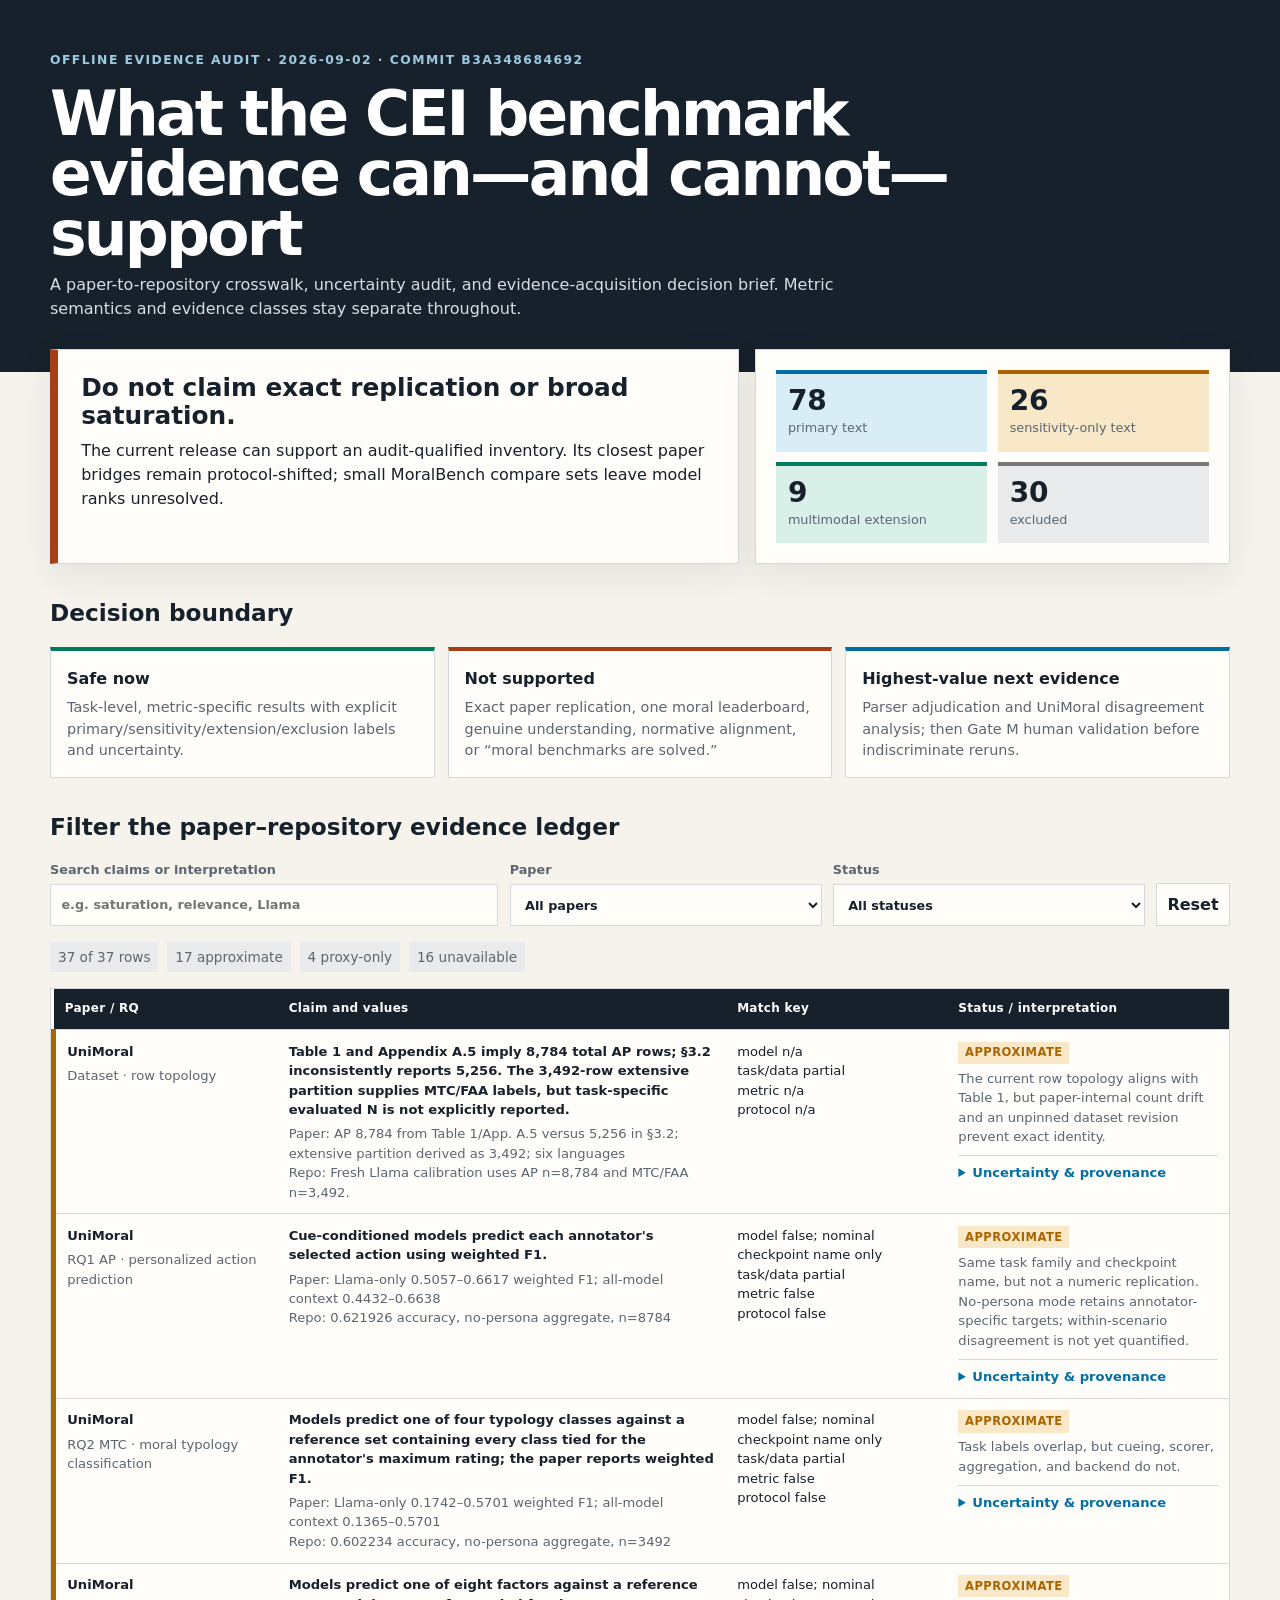
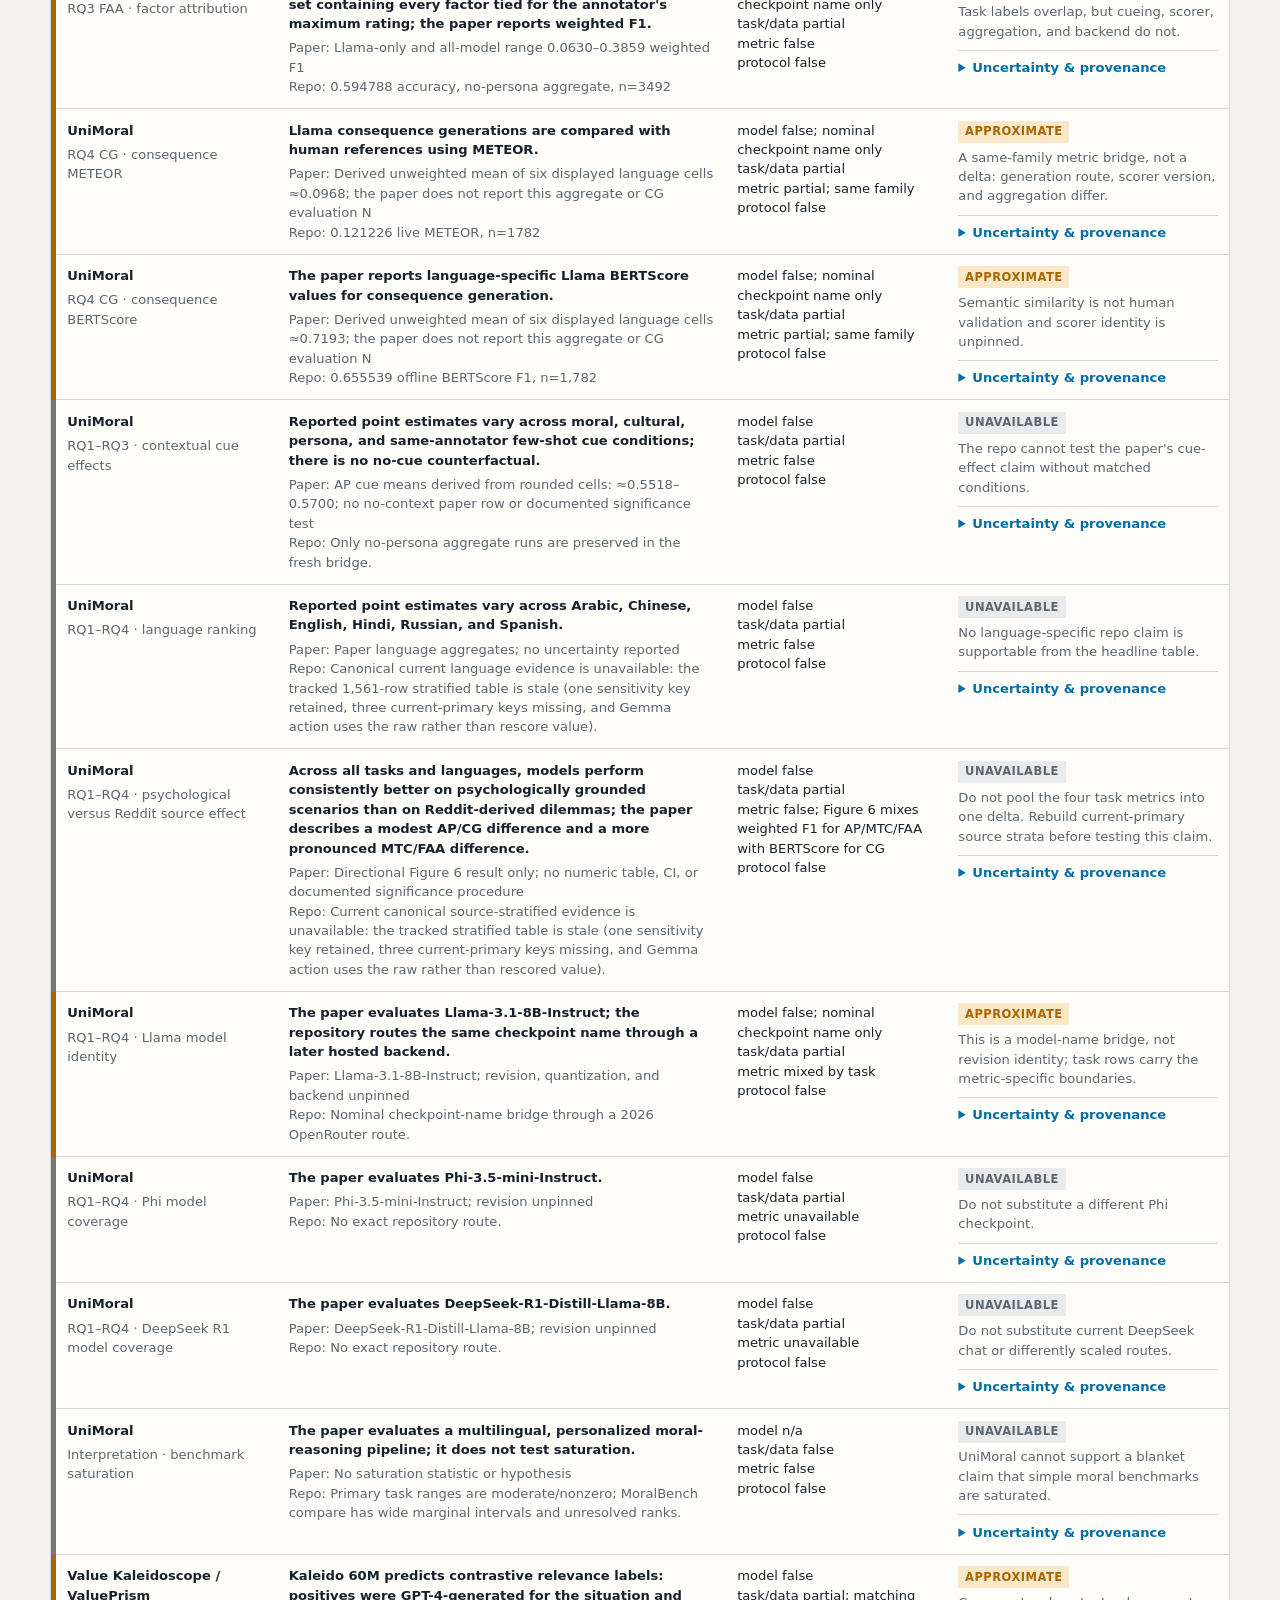
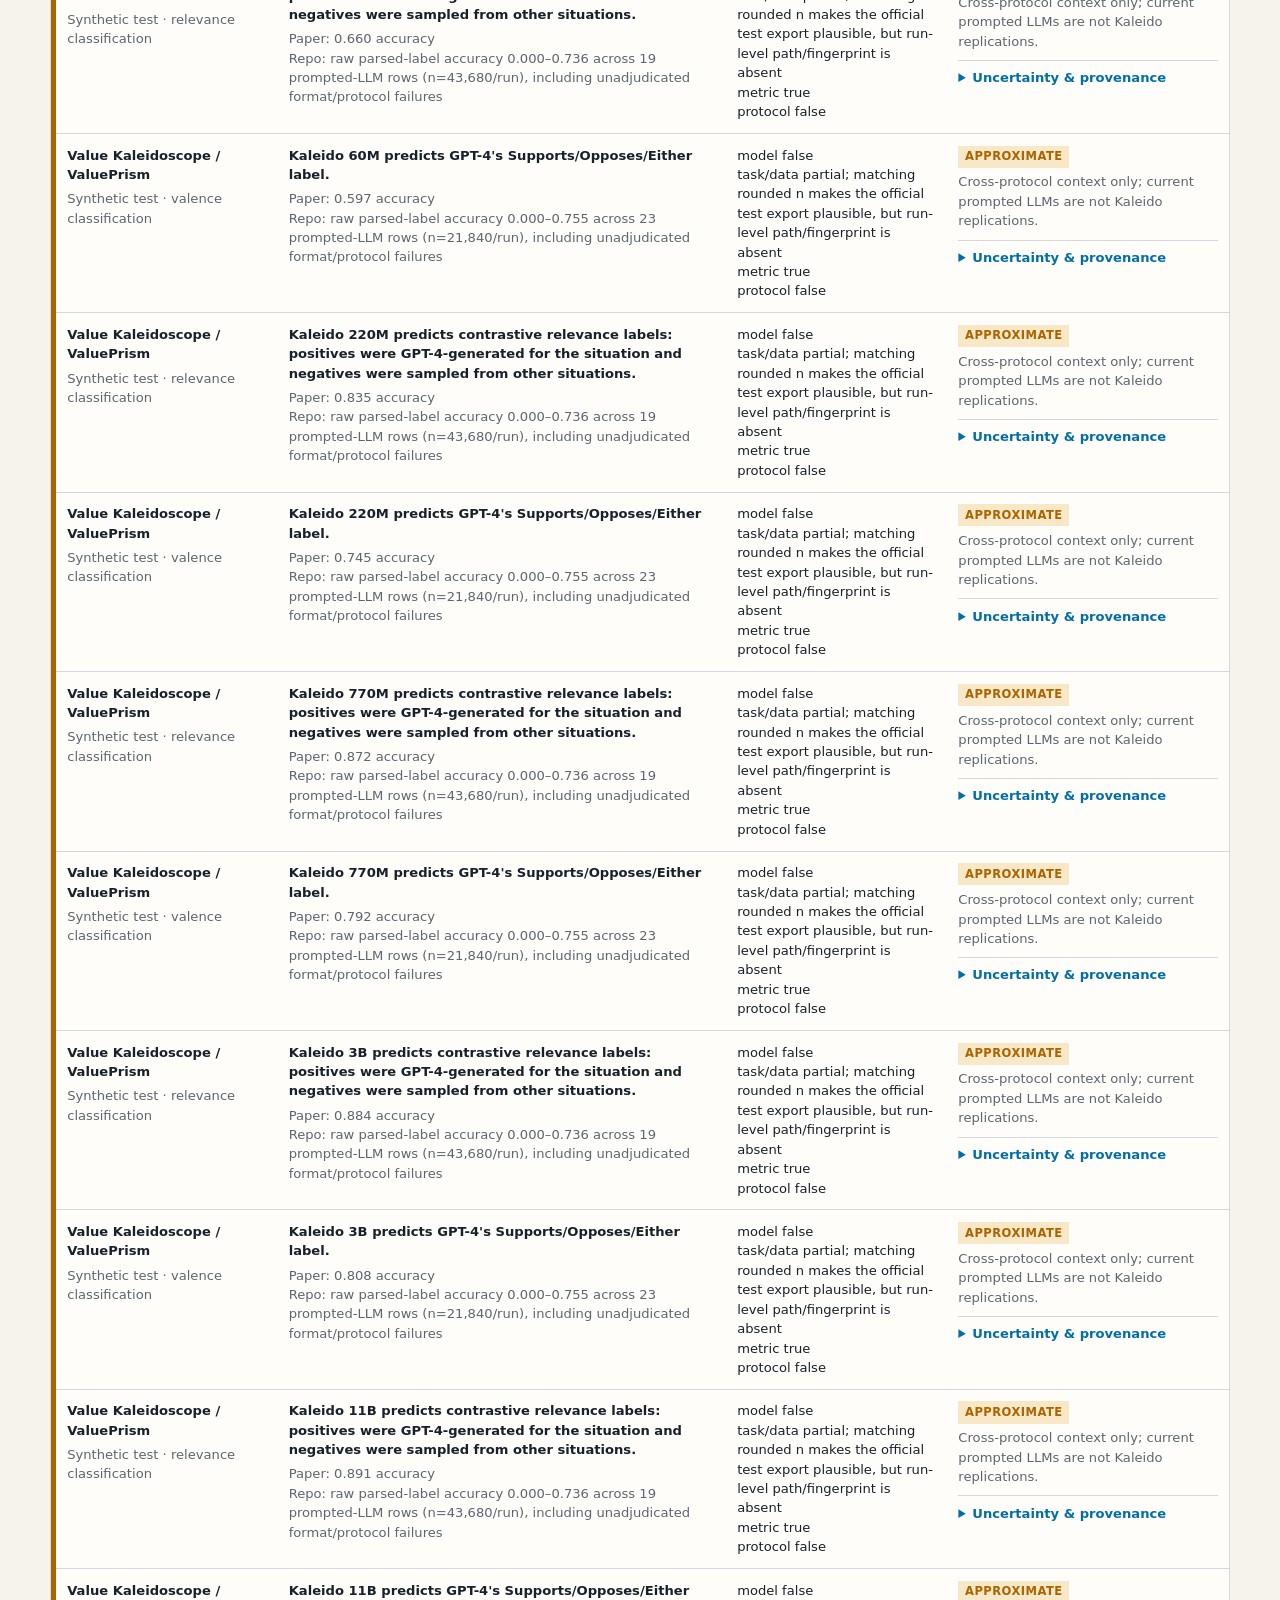
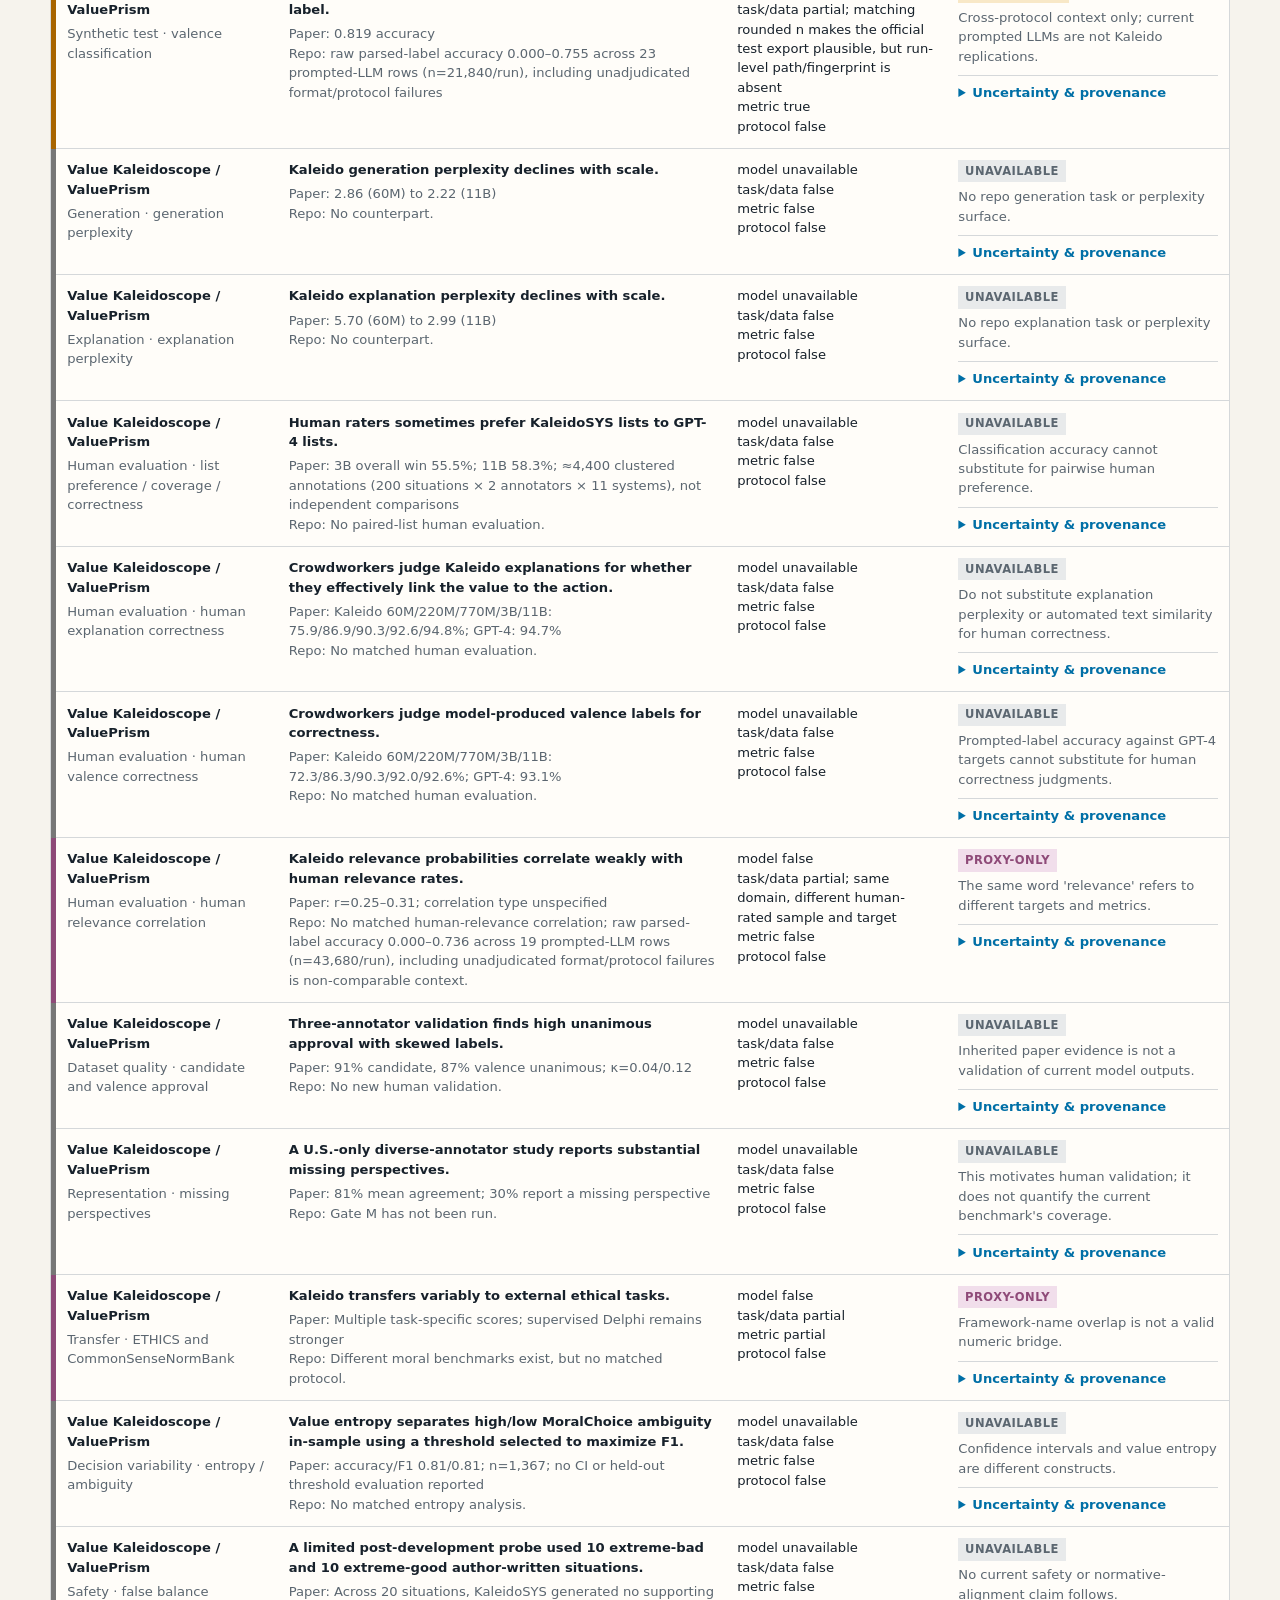
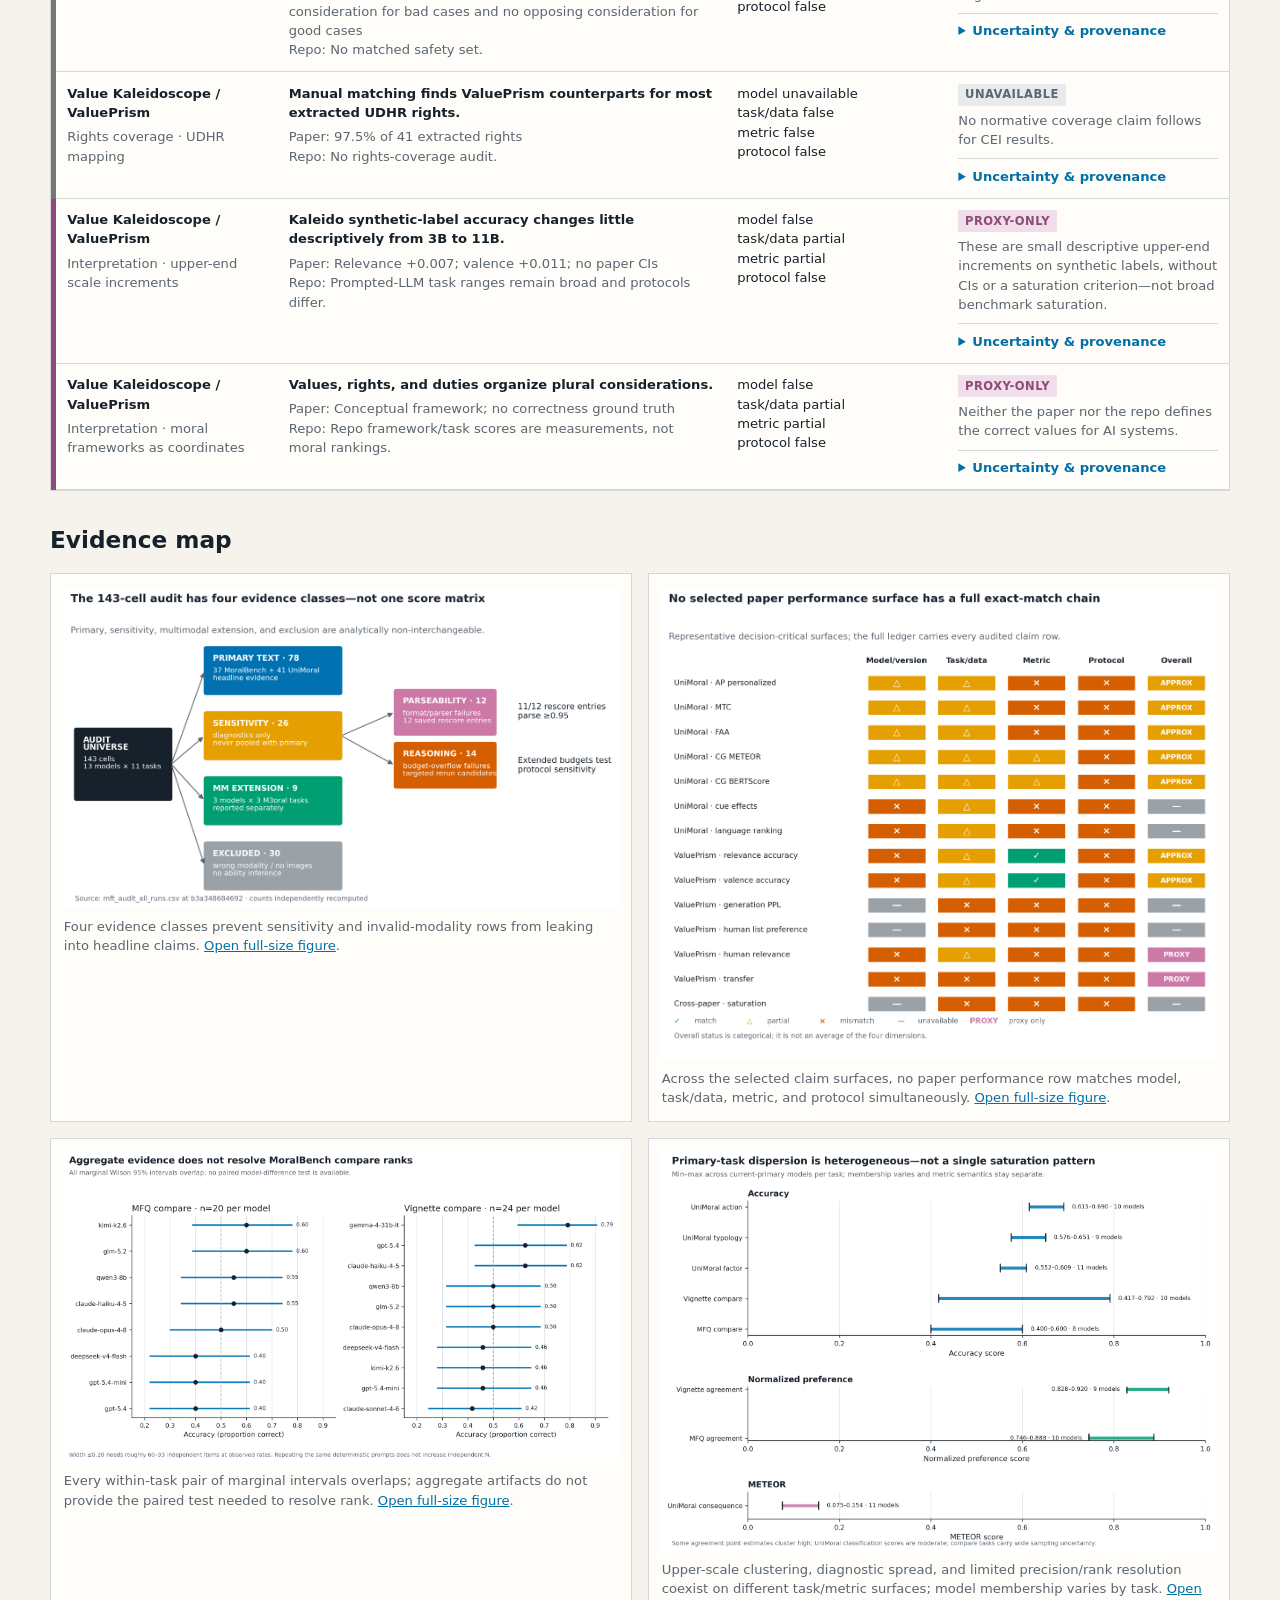
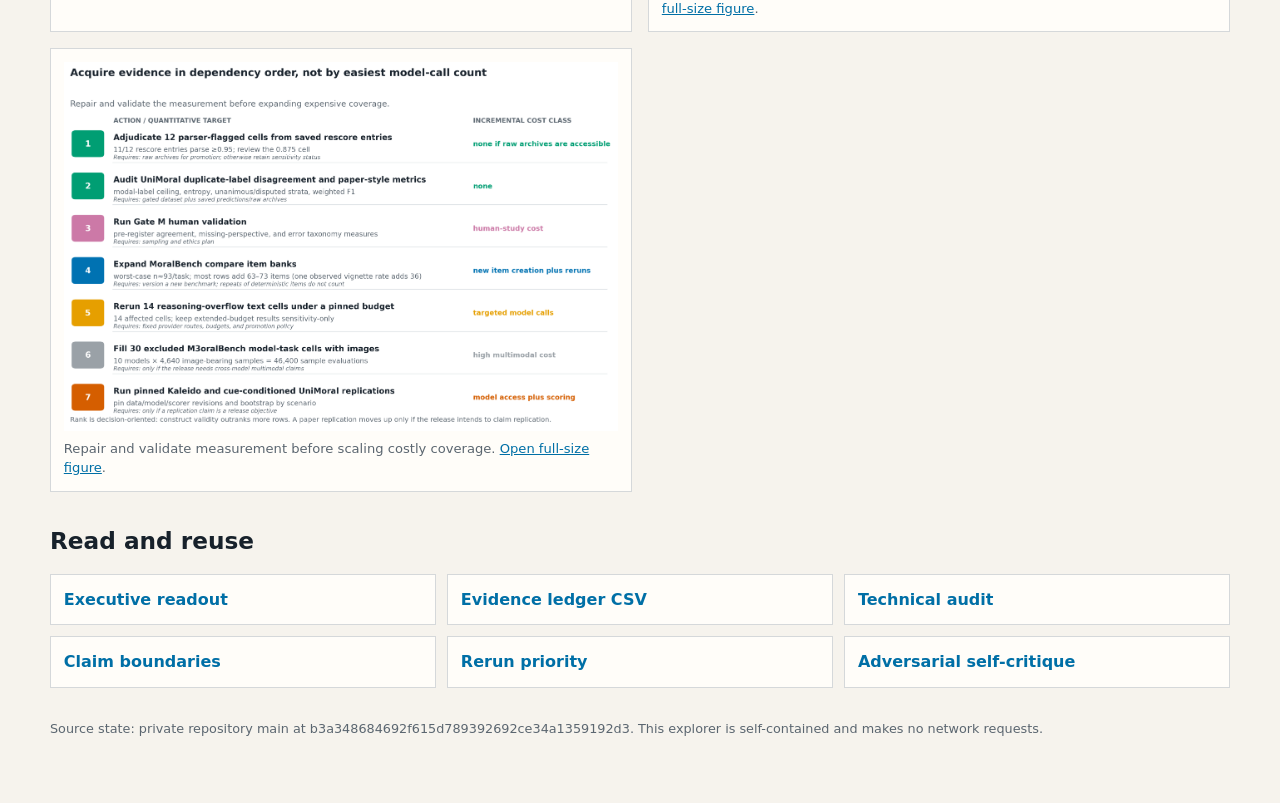
<file: evidence/canonical-audit/index.html>
<!doctype html>
<html lang="en">
<head>
  <meta charset="utf-8">
  <meta name="viewport" content="width=device-width, initial-scale=1">
  <title>CEI benchmark-evidence audit</title>
  <style>
    :root {
      color-scheme: light dark;
      --bg: #f6f3ed;
      --surface: #fffdf9;
      --ink: #17212b;
      --muted: #5b6670;
      --line: #d5d8da;
      --blue: #006fa6;
      --blue-soft: #d9edf7;
      --green: #007d5c;
      --green-soft: #d9f0e8;
      --orange: #a86500;
      --orange-soft: #f8e8c7;
      --purple: #8e4a78;
      --purple-soft: #f1deeb;
      --gray-soft: #e8eaeb;
      --danger: #a63e18;
      --shadow: 0 12px 34px rgba(23,33,43,.08);
    }
    * { box-sizing: border-box; }
    body { margin: 0; font-family: Inter, ui-sans-serif, system-ui, -apple-system, BlinkMacSystemFont, "Segoe UI", sans-serif; background: var(--bg); color: var(--ink); line-height: 1.48; }
    a { color: var(--blue); }
    header { padding: 3.2rem max(1.2rem, calc((100vw - 1180px)/2)); background: var(--ink); color: #fff; }
    header p { max-width: 820px; color: #d8dee3; margin: .55rem 0 0; }
    h1 { font-size: clamp(2rem, 4.8vw, 4.4rem); line-height: .98; max-width: 900px; margin: 0; letter-spacing: -.045em; font-weight: 700; }
    h2 { font-size: 1.45rem; margin: 0 0 1rem; }
    h3 { margin: 0 0 .45rem; font-size: 1rem; }
    .eyebrow { text-transform: uppercase; letter-spacing: .12em; font-size: .77rem; font-weight: 700; color: #9ecae1; margin-bottom: .9rem; }
    main { width: min(1180px, calc(100% - 2rem)); margin: 0 auto; padding: 2rem 0 4rem; }
    .decision { display: grid; grid-template-columns: 1.45fr 1fr; gap: 1rem; align-items: stretch; margin-top: -3.4rem; }
    .panel { background: var(--surface); border: 1px solid var(--line); box-shadow: var(--shadow); padding: 1.25rem; }
    .call { border-left: 8px solid var(--danger); padding: 1.45rem; }
    .call strong { display: block; font-size: 1.55rem; line-height: 1.15; margin-bottom: .55rem; }
    .counts { display: grid; grid-template-columns: repeat(2, minmax(0,1fr)); gap: .65rem; }
    .count { border-top: 4px solid var(--blue); padding: .8rem .75rem; background: var(--blue-soft); }
    .count:nth-child(2) { border-color: var(--orange); background: var(--orange-soft); }
    .count:nth-child(3) { border-color: var(--green); background: var(--green-soft); }
    .count:nth-child(4) { border-color: #777; background: var(--gray-soft); }
    .count b { display: block; font-size: 1.75rem; line-height: 1; }
    .count span { font-size: .8rem; color: var(--muted); }
    section { margin-top: 2rem; }
    .boundary-grid { display: grid; grid-template-columns: repeat(3,minmax(0,1fr)); gap: .8rem; }
    .boundary { padding: 1rem; border-top: 4px solid var(--green); background: var(--surface); border-left: 1px solid var(--line); border-right: 1px solid var(--line); border-bottom: 1px solid var(--line); }
    .boundary.no { border-top-color: var(--danger); }
    .boundary.next { border-top-color: var(--blue); }
    .boundary p { color: var(--muted); margin: 0; font-size: .9rem; }
    .filters { display: grid; grid-template-columns: 1.15fr .8fr .8fr auto; gap: .7rem; align-items: end; margin-bottom: 1rem; }
    label { display: grid; gap: .3rem; font-size: .8rem; color: var(--muted); font-weight: 650; }
    input, select, button { font: inherit; min-height: 42px; border: 1px solid var(--line); background: var(--surface); color: var(--ink); padding: .55rem .65rem; }
    button { cursor: pointer; font-weight: 650; }
    button:hover { border-color: var(--blue); }
    .summary { display: flex; gap: .55rem; flex-wrap: wrap; margin: .6rem 0 1rem; color: var(--muted); font-size: .85rem; }
    .summary span { background: var(--gray-soft); padding: .28rem .5rem; }
    .table-wrap { overflow-x: auto; border: 1px solid var(--line); background: var(--surface); }
    table { width: 100%; border-collapse: collapse; min-width: 910px; }
    th, td { padding: .72rem .7rem; text-align: left; vertical-align: top; border-bottom: 1px solid var(--line); font-size: .82rem; }
    th { position: sticky; top: 0; background: var(--ink); color: #fff; font-size: .75rem; letter-spacing: .025em; }
    tr[data-status="approximate"] td:first-child { border-left: 5px solid var(--orange); }
    tr[data-status="proxy-only"] td:first-child { border-left: 5px solid var(--purple); }
    tr[data-status="unavailable"] td:first-child { border-left: 5px solid #777; }
    .status { display: inline-block; padding: .16rem .42rem; font-weight: 700; font-size: .72rem; text-transform: uppercase; letter-spacing: .04em; background: var(--gray-soft); }
    .status.approximate { background: var(--orange-soft); color: var(--orange); }
    .status.proxy-only { background: var(--purple-soft); color: var(--purple); }
    .status.unavailable { background: var(--gray-soft); color: var(--muted); }
    .claim { min-width: 230px; }
    .paper { min-width: 145px; }
    .detail { color: var(--muted); margin-top: .3rem; }
    details { margin-top: .55rem; border-top: 1px solid var(--line); padding-top: .45rem; }
    summary { cursor: pointer; color: var(--blue); font-weight: 650; }
    .provenance { margin-top: .4rem; overflow-wrap: anywhere; }
    .figures { display: grid; grid-template-columns: repeat(2,minmax(0,1fr)); gap: 1rem; }
    figure { margin: 0; background: var(--surface); border: 1px solid var(--line); padding: .8rem; }
    figure img { display: block; width: 100%; height: auto; }
    figcaption { color: var(--muted); font-size: .82rem; margin-top: .5rem; }
    .links { display: grid; grid-template-columns: repeat(3,minmax(0,1fr)); gap: .7rem; }
    .links a { display: block; background: var(--surface); border: 1px solid var(--line); padding: .8rem; text-decoration: none; font-weight: 650; }
    .empty { padding: 1.4rem; color: var(--muted); }
    footer { color: var(--muted); font-size: .8rem; margin-top: 2rem; }
    @media (max-width: 760px) {
      header { padding-bottom: 5rem; }
      .decision, .boundary-grid, .figures, .links { grid-template-columns: 1fr; }
      .filters { grid-template-columns: 1fr; }
      main { width: min(100% - 1rem, 1180px); }
      h1 { font-size: 2.35rem; }
      .counts { grid-template-columns: repeat(2,minmax(0,1fr)); }
    }
    @media (prefers-color-scheme: dark) {
      :root { --bg:#0f151b; --surface:#17212b; --ink:#edf3f7; --muted:#b4bdc5; --line:#37424d; --blue:#74bce5; --blue-soft:#173448; --green:#65c7a7; --green-soft:#17382f; --orange:#e7b65e; --orange-soft:#3e321d; --purple:#d59ac4; --purple-soft:#3a2936; --gray-soft:#28323b; --danger:#f08b62; --shadow:none; }
      header { background: #080c10; } th { background:#080c10; } .count span { color: var(--muted); }
    }
  </style>
</head>
<body>
  <header>
    <div class="eyebrow">Offline evidence audit · 2026-09-02 · commit b3a348684692</div>
    <h1>What the CEI benchmark evidence can—and cannot—support</h1>
    <p>A paper-to-repository crosswalk, uncertainty audit, and evidence-acquisition decision brief. Metric semantics and evidence classes stay separate throughout.</p>
  </header>
  <main>
    <div class="decision">
      <div class="panel call">
        <strong>Do not claim exact replication or broad saturation.</strong>
        The current release can support an audit-qualified inventory. Its closest paper bridges remain protocol-shifted; small MoralBench compare sets leave model ranks unresolved.
      </div>
      <div class="panel counts" aria-label="Canonical cell partition">
        <div class="count"><b>78</b><span>primary text</span></div>
        <div class="count"><b>26</b><span>sensitivity-only text</span></div>
        <div class="count"><b>9</b><span>multimodal extension</span></div>
        <div class="count"><b>30</b><span>excluded</span></div>
      </div>
    </div>

    <section aria-labelledby="boundary-title">
      <h2 id="boundary-title">Decision boundary</h2>
      <div class="boundary-grid">
        <div class="boundary"><h3>Safe now</h3><p>Task-level, metric-specific results with explicit primary/sensitivity/extension/exclusion labels and uncertainty.</p></div>
        <div class="boundary no"><h3>Not supported</h3><p>Exact paper replication, one moral leaderboard, genuine understanding, normative alignment, or “moral benchmarks are solved.”</p></div>
        <div class="boundary next"><h3>Highest-value next evidence</h3><p>Parser adjudication and UniMoral disagreement analysis; then Gate M human validation before indiscriminate reruns.</p></div>
      </div>
    </section>

    <section aria-labelledby="ledger-title">
      <h2 id="ledger-title">Filter the paper–repository evidence ledger</h2>
      <div class="filters" role="search">
        <label>Search claims or interpretation<input id="search" type="search" placeholder="e.g. saturation, relevance, Llama"></label>
        <label>Paper<select id="paper"><option value="">All papers</option></select></label>
        <label>Status<select id="status"><option value="">All statuses</option><option>approximate</option><option>proxy-only</option><option>unavailable</option></select></label>
        <button type="button" id="reset">Reset</button>
      </div>
      <div class="summary" id="summary" aria-live="polite"></div>
      <div class="table-wrap">
        <table>
          <thead><tr><th>Paper / RQ</th><th>Claim and values</th><th>Match key</th><th>Status / interpretation</th></tr></thead>
          <tbody id="rows"></tbody>
        </table>
        <div id="empty" class="empty" hidden>No ledger rows match these filters.</div>
      </div>
    </section>

    <section aria-labelledby="fig-title">
      <h2 id="fig-title">Evidence map</h2>
      <div class="figures">
        <figure><a href="figures/01_audit_partition_flow.png"><img src="figures/01_audit_partition_flow.png" alt="Flow of 143 audit cells into four evidence classes and two sensitivity failure modes"></a><figcaption>Four evidence classes prevent sensitivity and invalid-modality rows from leaking into headline claims. <a href="figures/01_audit_partition_flow.png">Open full-size figure</a>.</figcaption></figure>
        <figure><a href="figures/02_evidence_status_matrix.png"><img src="figures/02_evidence_status_matrix.png" alt="Matrix showing match, partial match, mismatch, and unavailable status for selected paper claim surfaces"></a><figcaption>Across the selected claim surfaces, no paper performance row matches model, task/data, metric, and protocol simultaneously. <a href="figures/02_evidence_status_matrix.png">Open full-size figure</a>.</figcaption></figure>
        <figure><a href="figures/03_primary_uncertainty.png"><img src="figures/03_primary_uncertainty.png" alt="Wilson intervals for MoralBench MFQ and vignette comparison accuracy"></a><figcaption>Every within-task pair of marginal intervals overlaps; aggregate artifacts do not provide the paired test needed to resolve rank. <a href="figures/03_primary_uncertainty.png">Open full-size figure</a>.</figcaption></figure>
        <figure><a href="figures/04_task_diagnostic_spread.png"><img src="figures/04_task_diagnostic_spread.png" alt="Primary score ranges separated into accuracy, normalized preference, and METEOR panels"></a><figcaption>Upper-scale clustering, diagnostic spread, and limited precision/rank resolution coexist on different task/metric surfaces; model membership varies by task. <a href="figures/04_task_diagnostic_spread.png">Open full-size figure</a>.</figcaption></figure>
        <figure><a href="figures/05_evidence_acquisition_priority.png"><img src="figures/05_evidence_acquisition_priority.png" alt="Ranked ladder of evidence repair, human validation, item expansion, targeted reruns, and replication"></a><figcaption>Repair and validate measurement before scaling costly coverage. <a href="figures/05_evidence_acquisition_priority.png">Open full-size figure</a>.</figcaption></figure>
      </div>
    </section>

    <section aria-labelledby="downloads-title">
      <h2 id="downloads-title">Read and reuse</h2>
      <div class="links">
        <a href="EXECUTIVE_READOUT.md">Executive readout</a>
        <a href="PAPER_REPO_EVIDENCE_LEDGER.csv">Evidence ledger CSV</a>
        <a href="TECHNICAL_AUDIT.md">Technical audit</a>
        <a href="CLAIM_BOUNDARIES.md">Claim boundaries</a>
        <a href="RERUN_PRIORITY.md">Rerun priority</a>
        <a href="SELF_CRITIQUE.md">Adversarial self-critique</a>
      </div>
    </section>
    <footer>Source state: private repository main at b3a348684692f615d789392692ce34a1359192d3. This explorer is self-contained and makes no network requests.</footer>
  </main>
  <script>
    const ledger = [{"paper": "UniMoral", "rq": "Dataset", "surface": "row topology", "claim": "Table 1 and Appendix A.5 imply 8,784 total AP rows; §3.2 inconsistently reports 5,256. The 3,492-row extensive partition supplies MTC/FAA labels, but task-specific evaluated N is not explicitly reported.", "paper_value": "AP 8,784 from Table 1/App. A.5 versus 5,256 in §3.2; extensive partition derived as 3,492; six languages", "repository_value": "Fresh Llama calibration uses AP n=8,784 and MTC/FAA n=3,492.", "exact_model_version_match": "n/a", "task_dataset_match": "partial", "metric_match": "n/a", "protocol_match": "n/a", "repo_path": "results/paper-calibration-exact-20260706-unimoral-llama31/calibration-summary.csv", "repo_commit_sha": "b3a348684692f615d789392692ce34a1359192d3", "inclusion_class": "external_calibration", "uncertainty": "Paper did not pin a dataset revision; current gated dataset can change.", "comparability_status": "approximate", "interpretation": "The current row topology aligns with Table 1, but paper-internal count drift and an unpinned dataset revision prevent exact identity.", "paper_source": "https://aclanthology.org/2025.acl-long.294/", "paper_locator": "Table 1; §§3.1–3.2; App. A.5"}, {"paper": "UniMoral", "rq": "RQ1 AP", "surface": "personalized action prediction", "claim": "Cue-conditioned models predict each annotator's selected action using weighted F1.", "paper_value": "Llama-only 0.5057–0.6617 weighted F1; all-model context 0.4432–0.6638", "repository_value": "0.621926 accuracy, no-persona aggregate, n=8784", "exact_model_version_match": "false; nominal checkpoint name only", "task_dataset_match": "partial", "metric_match": "false", "protocol_match": "false", "repo_path": "results/paper-calibration-exact-20260706-unimoral-llama31/calibration-summary.csv", "repo_commit_sha": "b3a348684692f615d789392692ce34a1359192d3", "inclusion_class": "external_calibration", "uncertainty": "Paper provides no CI; repo stderr 0.005174 excludes protocol uncertainty. All four full calibration .eval files are absent from the fresh clone.", "comparability_status": "approximate", "interpretation": "Same task family and checkpoint name, but not a numeric replication. No-persona mode retains annotator-specific targets; within-scenario disagreement is not yet quantified.", "paper_source": "https://aclanthology.org/2025.acl-long.294/", "paper_locator": "§4.1; App. Table 4"}, {"paper": "UniMoral", "rq": "RQ2 MTC", "surface": "moral typology classification", "claim": "Models predict one of four typology classes against a reference set containing every class tied for the annotator's maximum rating; the paper reports weighted F1.", "paper_value": "Llama-only 0.1742–0.5701 weighted F1; all-model context 0.1365–0.5701", "repository_value": "0.602234 accuracy, no-persona aggregate, n=3492", "exact_model_version_match": "false; nominal checkpoint name only", "task_dataset_match": "partial", "metric_match": "false", "protocol_match": "false", "repo_path": "results/paper-calibration-exact-20260706-unimoral-llama31/calibration-summary.csv", "repo_commit_sha": "b3a348684692f615d789392692ce34a1359192d3", "inclusion_class": "external_calibration", "uncertainty": "Paper provides no CI; repo stderr 0.008284 excludes protocol uncertainty. All four full calibration .eval files are absent from the fresh clone.", "comparability_status": "approximate", "interpretation": "Task labels overlap, but cueing, scorer, aggregation, and backend do not.", "paper_source": "https://aclanthology.org/2025.acl-long.294/", "paper_locator": "§4.1; App. Table 5"}, {"paper": "UniMoral", "rq": "RQ3 FAA", "surface": "factor attribution", "claim": "Models predict one of eight factors against a reference set containing every factor tied for the annotator's maximum rating; the paper reports weighted F1.", "paper_value": "Llama-only and all-model range 0.0630–0.3859 weighted F1", "repository_value": "0.594788 accuracy, no-persona aggregate, n=3492", "exact_model_version_match": "false; nominal checkpoint name only", "task_dataset_match": "partial", "metric_match": "false", "protocol_match": "false", "repo_path": "results/paper-calibration-exact-20260706-unimoral-llama31/calibration-summary.csv", "repo_commit_sha": "b3a348684692f615d789392692ce34a1359192d3", "inclusion_class": "external_calibration", "uncertainty": "Paper provides no CI; repo stderr 0.008309 excludes protocol uncertainty. All four full calibration .eval files are absent from the fresh clone.", "comparability_status": "approximate", "interpretation": "Task labels overlap, but cueing, scorer, aggregation, and backend do not.", "paper_source": "https://aclanthology.org/2025.acl-long.294/", "paper_locator": "§4.1; App. Table 6"}, {"paper": "UniMoral", "rq": "RQ4 CG", "surface": "consequence METEOR", "claim": "Llama consequence generations are compared with human references using METEOR.", "paper_value": "Derived unweighted mean of six displayed language cells ≈0.0968; the paper does not report this aggregate or CG evaluation N", "repository_value": "0.121226 live METEOR, n=1782", "exact_model_version_match": "false; nominal checkpoint name only", "task_dataset_match": "partial", "metric_match": "partial; same family", "protocol_match": "false", "repo_path": "results/paper-calibration-exact-20260706-unimoral-llama31/calibration-summary.csv", "repo_commit_sha": "b3a348684692f615d789392692ce34a1359192d3", "inclusion_class": "external_calibration", "uncertainty": "Paper has no CI; repo stderr 0.003008; scorer-version uncertainty remains. All four full calibration .eval files are absent from the fresh clone.", "comparability_status": "approximate", "interpretation": "A same-family metric bridge, not a delta: generation route, scorer version, and aggregation differ.", "paper_source": "https://aclanthology.org/2025.acl-long.294/", "paper_locator": "App. Table 7"}, {"paper": "UniMoral", "rq": "RQ4 CG", "surface": "consequence BERTScore", "claim": "The paper reports language-specific Llama BERTScore values for consequence generation.", "paper_value": "Derived unweighted mean of six displayed language cells ≈0.7193; the paper does not report this aggregate or CG evaluation N", "repository_value": "0.655539 offline BERTScore F1, n=1,782", "exact_model_version_match": "false; nominal checkpoint name only", "task_dataset_match": "partial", "metric_match": "partial; same family", "protocol_match": "false", "repo_path": "results/paper-calibration-exact-20260706-unimoral-llama31/unimoral-rq4-bertscore-summary.json", "repo_commit_sha": "b3a348684692f615d789392692ce34a1359192d3", "inclusion_class": "external_calibration", "uncertainty": "Paper has no CI and does not pin encoder/package; repo stderr 0.002387. The 1,782 per-row scores can be re-aggregated, but raw predictions/references are absent so the scorer cannot be recomputed.", "comparability_status": "approximate", "interpretation": "Semantic similarity is not human validation and scorer identity is unpinned.", "paper_source": "https://aclanthology.org/2025.acl-long.294/", "paper_locator": "App. Table 7"}, {"paper": "UniMoral", "rq": "RQ1–RQ3", "surface": "contextual cue effects", "claim": "Reported point estimates vary across moral, cultural, persona, and same-annotator few-shot cue conditions; there is no no-cue counterfactual.", "paper_value": "AP cue means derived from rounded cells: ≈0.5518–0.5700; no no-context paper row or documented significance test", "repository_value": "Only no-persona aggregate runs are preserved in the fresh bridge.", "exact_model_version_match": "false", "task_dataset_match": "partial", "metric_match": "false", "protocol_match": "false", "repo_path": "results/paper-calibration-exact-20260706-unimoral-llama31/calibration-summary.csv", "repo_commit_sha": "b3a348684692f615d789392692ce34a1359192d3", "inclusion_class": "unavailable_counterfactual", "uncertainty": "No paper CI/significance test; no matched repo cue conditions.", "comparability_status": "unavailable", "interpretation": "The repo cannot test the paper's cue-effect claim without matched conditions.", "paper_source": "https://aclanthology.org/2025.acl-long.294/", "paper_locator": "§4.2; Fig. 5; App. Tables 4–6"}, {"paper": "UniMoral", "rq": "RQ1–RQ4", "surface": "language ranking", "claim": "Reported point estimates vary across Arabic, Chinese, English, Hindi, Russian, and Spanish.", "paper_value": "Paper language aggregates; no uncertainty reported", "repository_value": "Canonical current language evidence is unavailable: the tracked 1,561-row stratified table is stale (one sensitivity key retained, three current-primary keys missing, and Gemma action uses the raw rather than rescore value).", "exact_model_version_match": "false", "task_dataset_match": "partial", "metric_match": "false", "protocol_match": "false", "repo_path": "results/index/latest/mft_primary_valid_only.csv; results/index/latest/unimoral_stratified_stats.csv", "repo_commit_sha": "b3a348684692f615d789392692ce34a1359192d3", "inclusion_class": "collapsed_primary", "uncertainty": "Language-level variance is unavailable in the canonical aggregate.", "comparability_status": "unavailable", "interpretation": "No language-specific repo claim is supportable from the headline table.", "paper_source": "https://aclanthology.org/2025.acl-long.294/", "paper_locator": "Fig. 4; §4.2"}, {"paper": "UniMoral", "rq": "RQ1–RQ4", "surface": "psychological versus Reddit source effect", "claim": "Across all tasks and languages, models perform consistently better on psychologically grounded scenarios than on Reddit-derived dilemmas; the paper describes a modest AP/CG difference and a more pronounced MTC/FAA difference.", "paper_value": "Directional Figure 6 result only; no numeric table, CI, or documented significance procedure", "repository_value": "Current canonical source-stratified evidence is unavailable: the tracked stratified table is stale (one sensitivity key retained, three current-primary keys missing, and Gemma action uses the raw rather than rescored value).", "exact_model_version_match": "false", "task_dataset_match": "partial", "metric_match": "false; Figure 6 mixes weighted F1 for AP/MTC/FAA with BERTScore for CG", "protocol_match": "false", "repo_path": "results/index/latest/unimoral_stratified_stats.csv", "repo_commit_sha": "b3a348684692f615d789392692ce34a1359192d3", "inclusion_class": "collapsed_primary", "uncertainty": "Paper supplies no CI/test; stale repository strata cannot support a current directional claim.", "comparability_status": "unavailable", "interpretation": "Do not pool the four task metrics into one delta. Rebuild current-primary source strata before testing this claim.", "paper_source": "https://aclanthology.org/2025.acl-long.294/", "paper_locator": "§4.2, Reddit vs. psychological scenario performance; Fig. 6"}, {"paper": "UniMoral", "rq": "RQ1–RQ4", "surface": "Llama model identity", "claim": "The paper evaluates Llama-3.1-8B-Instruct; the repository routes the same checkpoint name through a later hosted backend.", "paper_value": "Llama-3.1-8B-Instruct; revision, quantization, and backend unpinned", "repository_value": "Nominal checkpoint-name bridge through a 2026 OpenRouter route.", "exact_model_version_match": "false; nominal checkpoint name only", "task_dataset_match": "partial", "metric_match": "mixed by task", "protocol_match": "false", "repo_path": "results/paper-calibration-exact-20260706-unimoral-llama31/calibration-summary.csv", "repo_commit_sha": "b3a348684692f615d789392692ce34a1359192d3", "inclusion_class": "external_calibration", "uncertainty": "Model-revision and backend uncertainty is unresolved.", "comparability_status": "approximate", "interpretation": "This is a model-name bridge, not revision identity; task rows carry the metric-specific boundaries.", "paper_source": "https://aclanthology.org/2025.acl-long.294/", "paper_locator": "§4.1"}, {"paper": "UniMoral", "rq": "RQ1–RQ4", "surface": "Phi model coverage", "claim": "The paper evaluates Phi-3.5-mini-Instruct.", "paper_value": "Phi-3.5-mini-Instruct; revision unpinned", "repository_value": "No exact repository route.", "exact_model_version_match": "false", "task_dataset_match": "partial", "metric_match": "unavailable", "protocol_match": "false", "repo_path": "", "repo_commit_sha": "b3a348684692f615d789392692ce34a1359192d3", "inclusion_class": "unavailable_model", "uncertainty": "No matched model evidence.", "comparability_status": "unavailable", "interpretation": "Do not substitute a different Phi checkpoint.", "paper_source": "https://aclanthology.org/2025.acl-long.294/", "paper_locator": "§4.1"}, {"paper": "UniMoral", "rq": "RQ1–RQ4", "surface": "DeepSeek R1 model coverage", "claim": "The paper evaluates DeepSeek-R1-Distill-Llama-8B.", "paper_value": "DeepSeek-R1-Distill-Llama-8B; revision unpinned", "repository_value": "No exact repository route.", "exact_model_version_match": "false", "task_dataset_match": "partial", "metric_match": "unavailable", "protocol_match": "false", "repo_path": "", "repo_commit_sha": "b3a348684692f615d789392692ce34a1359192d3", "inclusion_class": "unavailable_model", "uncertainty": "No matched model evidence.", "comparability_status": "unavailable", "interpretation": "Do not substitute current DeepSeek chat or differently scaled routes.", "paper_source": "https://aclanthology.org/2025.acl-long.294/", "paper_locator": "§4.1"}, {"paper": "UniMoral", "rq": "Interpretation", "surface": "benchmark saturation", "claim": "The paper evaluates a multilingual, personalized moral-reasoning pipeline; it does not test saturation.", "paper_value": "No saturation statistic or hypothesis", "repository_value": "Primary task ranges are moderate/nonzero; MoralBench compare has wide marginal intervals and unresolved ranks.", "exact_model_version_match": "n/a", "task_dataset_match": "false", "metric_match": "false", "protocol_match": "false", "repo_path": "results/index/latest/mft_primary_valid_only.csv", "repo_commit_sha": "b3a348684692f615d789392692ce34a1359192d3", "inclusion_class": "interpretive_boundary", "uncertainty": "Paper lacks CIs; current simple tasks mix tight and wide uncertainty.", "comparability_status": "unavailable", "interpretation": "UniMoral cannot support a blanket claim that simple moral benchmarks are saturated.", "paper_source": "https://aclanthology.org/2025.acl-long.294/", "paper_locator": "Whole paper; no saturation analysis"}, {"paper": "Value Kaleidoscope / ValuePrism", "rq": "Synthetic test", "surface": "relevance classification", "claim": "Kaleido 60M predicts contrastive relevance labels: positives were GPT-4-generated for the situation and negatives were sampled from other situations.", "paper_value": "0.660 accuracy", "repository_value": "raw parsed-label accuracy 0.000–0.736 across 19 prompted-LLM rows (n=43,680/run), including unadjudicated format/protocol failures", "exact_model_version_match": "false", "task_dataset_match": "partial; matching rounded n makes the official test export plausible, but run-level path/fingerprint is absent", "metric_match": "true", "protocol_match": "false", "repo_path": "results/index/latest/all_scores.csv", "repo_commit_sha": "b3a348684692f615d789392692ce34a1359192d3", "inclusion_class": "broad_current_inventory", "uncertainty": "Paper reports no CI; repo nominal row-level binomial SE omits situation clustering and protocol uncertainty. None of the 42 referenced broad-inventory accuracy .eval files is present.", "comparability_status": "approximate", "interpretation": "Cross-protocol context only; current prompted LLMs are not Kaleido replications.", "paper_source": "https://arxiv.org/abs/2309.00779v2", "paper_locator": "ArXiv v2 App. D.1, Table 13"}, {"paper": "Value Kaleidoscope / ValuePrism", "rq": "Synthetic test", "surface": "valence classification", "claim": "Kaleido 60M predicts GPT-4's Supports/Opposes/Either label.", "paper_value": "0.597 accuracy", "repository_value": "raw parsed-label accuracy 0.000–0.755 across 23 prompted-LLM rows (n=21,840/run), including unadjudicated format/protocol failures", "exact_model_version_match": "false", "task_dataset_match": "partial; matching rounded n makes the official test export plausible, but run-level path/fingerprint is absent", "metric_match": "true", "protocol_match": "false", "repo_path": "results/index/latest/all_scores.csv", "repo_commit_sha": "b3a348684692f615d789392692ce34a1359192d3", "inclusion_class": "broad_current_inventory", "uncertainty": "Paper reports no CI; repo nominal row-level binomial SE omits situation clustering and protocol uncertainty. None of the 42 referenced broad-inventory accuracy .eval files is present.", "comparability_status": "approximate", "interpretation": "Cross-protocol context only; current prompted LLMs are not Kaleido replications.", "paper_source": "https://arxiv.org/abs/2309.00779v2", "paper_locator": "ArXiv v2 App. D.1, Table 13"}, {"paper": "Value Kaleidoscope / ValuePrism", "rq": "Synthetic test", "surface": "relevance classification", "claim": "Kaleido 220M predicts contrastive relevance labels: positives were GPT-4-generated for the situation and negatives were sampled from other situations.", "paper_value": "0.835 accuracy", "repository_value": "raw parsed-label accuracy 0.000–0.736 across 19 prompted-LLM rows (n=43,680/run), including unadjudicated format/protocol failures", "exact_model_version_match": "false", "task_dataset_match": "partial; matching rounded n makes the official test export plausible, but run-level path/fingerprint is absent", "metric_match": "true", "protocol_match": "false", "repo_path": "results/index/latest/all_scores.csv", "repo_commit_sha": "b3a348684692f615d789392692ce34a1359192d3", "inclusion_class": "broad_current_inventory", "uncertainty": "Paper reports no CI; repo nominal row-level binomial SE omits situation clustering and protocol uncertainty. None of the 42 referenced broad-inventory accuracy .eval files is present.", "comparability_status": "approximate", "interpretation": "Cross-protocol context only; current prompted LLMs are not Kaleido replications.", "paper_source": "https://arxiv.org/abs/2309.00779v2", "paper_locator": "ArXiv v2 App. D.1, Table 13"}, {"paper": "Value Kaleidoscope / ValuePrism", "rq": "Synthetic test", "surface": "valence classification", "claim": "Kaleido 220M predicts GPT-4's Supports/Opposes/Either label.", "paper_value": "0.745 accuracy", "repository_value": "raw parsed-label accuracy 0.000–0.755 across 23 prompted-LLM rows (n=21,840/run), including unadjudicated format/protocol failures", "exact_model_version_match": "false", "task_dataset_match": "partial; matching rounded n makes the official test export plausible, but run-level path/fingerprint is absent", "metric_match": "true", "protocol_match": "false", "repo_path": "results/index/latest/all_scores.csv", "repo_commit_sha": "b3a348684692f615d789392692ce34a1359192d3", "inclusion_class": "broad_current_inventory", "uncertainty": "Paper reports no CI; repo nominal row-level binomial SE omits situation clustering and protocol uncertainty. None of the 42 referenced broad-inventory accuracy .eval files is present.", "comparability_status": "approximate", "interpretation": "Cross-protocol context only; current prompted LLMs are not Kaleido replications.", "paper_source": "https://arxiv.org/abs/2309.00779v2", "paper_locator": "ArXiv v2 App. D.1, Table 13"}, {"paper": "Value Kaleidoscope / ValuePrism", "rq": "Synthetic test", "surface": "relevance classification", "claim": "Kaleido 770M predicts contrastive relevance labels: positives were GPT-4-generated for the situation and negatives were sampled from other situations.", "paper_value": "0.872 accuracy", "repository_value": "raw parsed-label accuracy 0.000–0.736 across 19 prompted-LLM rows (n=43,680/run), including unadjudicated format/protocol failures", "exact_model_version_match": "false", "task_dataset_match": "partial; matching rounded n makes the official test export plausible, but run-level path/fingerprint is absent", "metric_match": "true", "protocol_match": "false", "repo_path": "results/index/latest/all_scores.csv", "repo_commit_sha": "b3a348684692f615d789392692ce34a1359192d3", "inclusion_class": "broad_current_inventory", "uncertainty": "Paper reports no CI; repo nominal row-level binomial SE omits situation clustering and protocol uncertainty. None of the 42 referenced broad-inventory accuracy .eval files is present.", "comparability_status": "approximate", "interpretation": "Cross-protocol context only; current prompted LLMs are not Kaleido replications.", "paper_source": "https://arxiv.org/abs/2309.00779v2", "paper_locator": "ArXiv v2 App. D.1, Table 13"}, {"paper": "Value Kaleidoscope / ValuePrism", "rq": "Synthetic test", "surface": "valence classification", "claim": "Kaleido 770M predicts GPT-4's Supports/Opposes/Either label.", "paper_value": "0.792 accuracy", "repository_value": "raw parsed-label accuracy 0.000–0.755 across 23 prompted-LLM rows (n=21,840/run), including unadjudicated format/protocol failures", "exact_model_version_match": "false", "task_dataset_match": "partial; matching rounded n makes the official test export plausible, but run-level path/fingerprint is absent", "metric_match": "true", "protocol_match": "false", "repo_path": "results/index/latest/all_scores.csv", "repo_commit_sha": "b3a348684692f615d789392692ce34a1359192d3", "inclusion_class": "broad_current_inventory", "uncertainty": "Paper reports no CI; repo nominal row-level binomial SE omits situation clustering and protocol uncertainty. None of the 42 referenced broad-inventory accuracy .eval files is present.", "comparability_status": "approximate", "interpretation": "Cross-protocol context only; current prompted LLMs are not Kaleido replications.", "paper_source": "https://arxiv.org/abs/2309.00779v2", "paper_locator": "ArXiv v2 App. D.1, Table 13"}, {"paper": "Value Kaleidoscope / ValuePrism", "rq": "Synthetic test", "surface": "relevance classification", "claim": "Kaleido 3B predicts contrastive relevance labels: positives were GPT-4-generated for the situation and negatives were sampled from other situations.", "paper_value": "0.884 accuracy", "repository_value": "raw parsed-label accuracy 0.000–0.736 across 19 prompted-LLM rows (n=43,680/run), including unadjudicated format/protocol failures", "exact_model_version_match": "false", "task_dataset_match": "partial; matching rounded n makes the official test export plausible, but run-level path/fingerprint is absent", "metric_match": "true", "protocol_match": "false", "repo_path": "results/index/latest/all_scores.csv", "repo_commit_sha": "b3a348684692f615d789392692ce34a1359192d3", "inclusion_class": "broad_current_inventory", "uncertainty": "Paper reports no CI; repo nominal row-level binomial SE omits situation clustering and protocol uncertainty. None of the 42 referenced broad-inventory accuracy .eval files is present.", "comparability_status": "approximate", "interpretation": "Cross-protocol context only; current prompted LLMs are not Kaleido replications.", "paper_source": "https://arxiv.org/abs/2309.00779v2", "paper_locator": "ArXiv v2 App. D.1, Table 13"}, {"paper": "Value Kaleidoscope / ValuePrism", "rq": "Synthetic test", "surface": "valence classification", "claim": "Kaleido 3B predicts GPT-4's Supports/Opposes/Either label.", "paper_value": "0.808 accuracy", "repository_value": "raw parsed-label accuracy 0.000–0.755 across 23 prompted-LLM rows (n=21,840/run), including unadjudicated format/protocol failures", "exact_model_version_match": "false", "task_dataset_match": "partial; matching rounded n makes the official test export plausible, but run-level path/fingerprint is absent", "metric_match": "true", "protocol_match": "false", "repo_path": "results/index/latest/all_scores.csv", "repo_commit_sha": "b3a348684692f615d789392692ce34a1359192d3", "inclusion_class": "broad_current_inventory", "uncertainty": "Paper reports no CI; repo nominal row-level binomial SE omits situation clustering and protocol uncertainty. None of the 42 referenced broad-inventory accuracy .eval files is present.", "comparability_status": "approximate", "interpretation": "Cross-protocol context only; current prompted LLMs are not Kaleido replications.", "paper_source": "https://arxiv.org/abs/2309.00779v2", "paper_locator": "ArXiv v2 App. D.1, Table 13"}, {"paper": "Value Kaleidoscope / ValuePrism", "rq": "Synthetic test", "surface": "relevance classification", "claim": "Kaleido 11B predicts contrastive relevance labels: positives were GPT-4-generated for the situation and negatives were sampled from other situations.", "paper_value": "0.891 accuracy", "repository_value": "raw parsed-label accuracy 0.000–0.736 across 19 prompted-LLM rows (n=43,680/run), including unadjudicated format/protocol failures", "exact_model_version_match": "false", "task_dataset_match": "partial; matching rounded n makes the official test export plausible, but run-level path/fingerprint is absent", "metric_match": "true", "protocol_match": "false", "repo_path": "results/index/latest/all_scores.csv", "repo_commit_sha": "b3a348684692f615d789392692ce34a1359192d3", "inclusion_class": "broad_current_inventory", "uncertainty": "Paper reports no CI; repo nominal row-level binomial SE omits situation clustering and protocol uncertainty. None of the 42 referenced broad-inventory accuracy .eval files is present.", "comparability_status": "approximate", "interpretation": "Cross-protocol context only; current prompted LLMs are not Kaleido replications.", "paper_source": "https://arxiv.org/abs/2309.00779v2", "paper_locator": "ArXiv v2 App. D.1, Table 13"}, {"paper": "Value Kaleidoscope / ValuePrism", "rq": "Synthetic test", "surface": "valence classification", "claim": "Kaleido 11B predicts GPT-4's Supports/Opposes/Either label.", "paper_value": "0.819 accuracy", "repository_value": "raw parsed-label accuracy 0.000–0.755 across 23 prompted-LLM rows (n=21,840/run), including unadjudicated format/protocol failures", "exact_model_version_match": "false", "task_dataset_match": "partial; matching rounded n makes the official test export plausible, but run-level path/fingerprint is absent", "metric_match": "true", "protocol_match": "false", "repo_path": "results/index/latest/all_scores.csv", "repo_commit_sha": "b3a348684692f615d789392692ce34a1359192d3", "inclusion_class": "broad_current_inventory", "uncertainty": "Paper reports no CI; repo nominal row-level binomial SE omits situation clustering and protocol uncertainty. None of the 42 referenced broad-inventory accuracy .eval files is present.", "comparability_status": "approximate", "interpretation": "Cross-protocol context only; current prompted LLMs are not Kaleido replications.", "paper_source": "https://arxiv.org/abs/2309.00779v2", "paper_locator": "ArXiv v2 App. D.1, Table 13"}, {"paper": "Value Kaleidoscope / ValuePrism", "rq": "Generation", "surface": "generation perplexity", "claim": "Kaleido generation perplexity declines with scale.", "paper_value": "2.86 (60M) to 2.22 (11B)", "repository_value": "No counterpart.", "exact_model_version_match": "unavailable", "task_dataset_match": "false", "metric_match": "false", "protocol_match": "false", "repo_path": "", "repo_commit_sha": "b3a348684692f615d789392692ce34a1359192d3", "inclusion_class": "unavailable", "uncertainty": "Paper usually reports no CI; construct/protocol uncertainty dominates.", "comparability_status": "unavailable", "interpretation": "No repo generation task or perplexity surface.", "paper_source": "https://arxiv.org/abs/2309.00779v2", "paper_locator": "ArXiv v2 App. D.1, Table 13"}, {"paper": "Value Kaleidoscope / ValuePrism", "rq": "Explanation", "surface": "explanation perplexity", "claim": "Kaleido explanation perplexity declines with scale.", "paper_value": "5.70 (60M) to 2.99 (11B)", "repository_value": "No counterpart.", "exact_model_version_match": "unavailable", "task_dataset_match": "false", "metric_match": "false", "protocol_match": "false", "repo_path": "", "repo_commit_sha": "b3a348684692f615d789392692ce34a1359192d3", "inclusion_class": "unavailable", "uncertainty": "Paper usually reports no CI; construct/protocol uncertainty dominates.", "comparability_status": "unavailable", "interpretation": "No repo explanation task or perplexity surface.", "paper_source": "https://arxiv.org/abs/2309.00779v2", "paper_locator": "ArXiv v2 App. D.1, Table 13"}, {"paper": "Value Kaleidoscope / ValuePrism", "rq": "Human evaluation", "surface": "list preference / coverage / correctness", "claim": "Human raters sometimes prefer KaleidoSYS lists to GPT-4 lists.", "paper_value": "3B overall win 55.5%; 11B 58.3%; ≈4,400 clustered annotations (200 situations × 2 annotators × 11 systems), not independent comparisons", "repository_value": "No paired-list human evaluation.", "exact_model_version_match": "unavailable", "task_dataset_match": "false", "metric_match": "false", "protocol_match": "false", "repo_path": "", "repo_commit_sha": "b3a348684692f615d789392692ce34a1359192d3", "inclusion_class": "unavailable", "uncertainty": "Paper usually reports no CI; construct/protocol uncertainty dominates.", "comparability_status": "unavailable", "interpretation": "Classification accuracy cannot substitute for pairwise human preference.", "paper_source": "https://ojs.aaai.org/index.php/AAAI/article/view/29970", "paper_locator": "§5.1, Table 5"}, {"paper": "Value Kaleidoscope / ValuePrism", "rq": "Human evaluation", "surface": "human explanation correctness", "claim": "Crowdworkers judge Kaleido explanations for whether they effectively link the value to the action.", "paper_value": "Kaleido 60M/220M/770M/3B/11B: 75.9/86.9/90.3/92.6/94.8%; GPT-4: 94.7%", "repository_value": "No matched human evaluation.", "exact_model_version_match": "unavailable", "task_dataset_match": "false", "metric_match": "false", "protocol_match": "false", "repo_path": "", "repo_commit_sha": "b3a348684692f615d789392692ce34a1359192d3", "inclusion_class": "unavailable", "uncertainty": "No CIs; §5.1 rounds to 700 VRDs while App. I.4 specifies 698 across 100 situations, three annotators each and six systems, so dependence/clustering matters.", "comparability_status": "unavailable", "interpretation": "Do not substitute explanation perplexity or automated text similarity for human correctness.", "paper_source": "https://arxiv.org/abs/2309.00779v2", "paper_locator": "§5.1, Table 6; App. I.4"}, {"paper": "Value Kaleidoscope / ValuePrism", "rq": "Human evaluation", "surface": "human valence correctness", "claim": "Crowdworkers judge model-produced valence labels for correctness.", "paper_value": "Kaleido 60M/220M/770M/3B/11B: 72.3/86.3/90.3/92.0/92.6%; GPT-4: 93.1%", "repository_value": "No matched human evaluation.", "exact_model_version_match": "unavailable", "task_dataset_match": "false", "metric_match": "false", "protocol_match": "false", "repo_path": "", "repo_commit_sha": "b3a348684692f615d789392692ce34a1359192d3", "inclusion_class": "unavailable", "uncertainty": "No CIs; §5.1 rounds to 700 VRDs while App. I.4 specifies 698 across 100 situations, three annotators each and six systems, so dependence/clustering matters.", "comparability_status": "unavailable", "interpretation": "Prompted-label accuracy against GPT-4 targets cannot substitute for human correctness judgments.", "paper_source": "https://arxiv.org/abs/2309.00779v2", "paper_locator": "§5.1, Table 6; App. I.4"}, {"paper": "Value Kaleidoscope / ValuePrism", "rq": "Human evaluation", "surface": "human relevance correlation", "claim": "Kaleido relevance probabilities correlate weakly with human relevance rates.", "paper_value": "r=0.25–0.31; correlation type unspecified", "repository_value": "No matched human-relevance correlation; raw parsed-label accuracy 0.000–0.736 across 19 prompted-LLM rows (n=43,680/run), including unadjudicated format/protocol failures is non-comparable context.", "exact_model_version_match": "false", "task_dataset_match": "partial; same domain, different human-rated sample and target", "metric_match": "false", "protocol_match": "false", "repo_path": "results/index/latest/all_scores.csv", "repo_commit_sha": "b3a348684692f615d789392692ce34a1359192d3", "inclusion_class": "conceptual_or_broad_proxy", "uncertainty": "Paper usually reports no CI; construct/protocol uncertainty dominates.", "comparability_status": "proxy-only", "interpretation": "The same word 'relevance' refers to different targets and metrics.", "paper_source": "https://arxiv.org/abs/2309.00779v2", "paper_locator": "Table 6; App. I.4"}, {"paper": "Value Kaleidoscope / ValuePrism", "rq": "Dataset quality", "surface": "candidate and valence approval", "claim": "Three-annotator validation finds high unanimous approval with skewed labels.", "paper_value": "91% candidate, 87% valence unanimous; κ=0.04/0.12", "repository_value": "No new human validation.", "exact_model_version_match": "unavailable", "task_dataset_match": "false", "metric_match": "false", "protocol_match": "false", "repo_path": "", "repo_commit_sha": "b3a348684692f615d789392692ce34a1359192d3", "inclusion_class": "unavailable", "uncertainty": "Paper usually reports no CI; construct/protocol uncertainty dominates.", "comparability_status": "unavailable", "interpretation": "Inherited paper evidence is not a validation of current model outputs.", "paper_source": "https://arxiv.org/abs/2309.00779v2", "paper_locator": "§4.1; App. I.1"}, {"paper": "Value Kaleidoscope / ValuePrism", "rq": "Representation", "surface": "missing perspectives", "claim": "A U.S.-only diverse-annotator study reports substantial missing perspectives.", "paper_value": "81% mean agreement; 30% report a missing perspective", "repository_value": "Gate M has not been run.", "exact_model_version_match": "unavailable", "task_dataset_match": "false", "metric_match": "false", "protocol_match": "false", "repo_path": "", "repo_commit_sha": "b3a348684692f615d789392692ce34a1359192d3", "inclusion_class": "unavailable", "uncertainty": "Paper usually reports no CI; construct/protocol uncertainty dominates.", "comparability_status": "unavailable", "interpretation": "This motivates human validation; it does not quantify the current benchmark's coverage.", "paper_source": "https://arxiv.org/abs/2309.00779v2", "paper_locator": "§4.2; App. E"}, {"paper": "Value Kaleidoscope / ValuePrism", "rq": "Transfer", "surface": "ETHICS and CommonSenseNormBank", "claim": "Kaleido transfers variably to external ethical tasks.", "paper_value": "Multiple task-specific scores; supervised Delphi remains stronger", "repository_value": "Different moral benchmarks exist, but no matched protocol.", "exact_model_version_match": "false", "task_dataset_match": "partial", "metric_match": "partial", "protocol_match": "false", "repo_path": "results/index/latest/all_scores.csv", "repo_commit_sha": "b3a348684692f615d789392692ce34a1359192d3", "inclusion_class": "conceptual_or_broad_proxy", "uncertainty": "Paper usually reports no CI; construct/protocol uncertainty dominates.", "comparability_status": "proxy-only", "interpretation": "Framework-name overlap is not a valid numeric bridge.", "paper_source": "https://ojs.aaai.org/index.php/AAAI/article/view/29970", "paper_locator": "Tables 7–8"}, {"paper": "Value Kaleidoscope / ValuePrism", "rq": "Decision variability", "surface": "entropy / ambiguity", "claim": "Value entropy separates high/low MoralChoice ambiguity in-sample using a threshold selected to maximize F1.", "paper_value": "accuracy/F1 0.81/0.81; n=1,367; no CI or held-out threshold evaluation reported", "repository_value": "No matched entropy analysis.", "exact_model_version_match": "unavailable", "task_dataset_match": "false", "metric_match": "false", "protocol_match": "false", "repo_path": "", "repo_commit_sha": "b3a348684692f615d789392692ce34a1359192d3", "inclusion_class": "unavailable", "uncertainty": "Paper usually reports no CI; construct/protocol uncertainty dominates.", "comparability_status": "unavailable", "interpretation": "Confidence intervals and value entropy are different constructs.", "paper_source": "https://ojs.aaai.org/index.php/AAAI/article/view/29970", "paper_locator": "Fig. 3"}, {"paper": "Value Kaleidoscope / ValuePrism", "rq": "Safety", "surface": "false balance", "claim": "A limited post-development probe used 10 extreme-bad and 10 extreme-good author-written situations.", "paper_value": "Across 20 situations, KaleidoSYS generated no supporting consideration for bad cases and no opposing consideration for good cases", "repository_value": "No matched safety set.", "exact_model_version_match": "unavailable", "task_dataset_match": "false", "metric_match": "false", "protocol_match": "false", "repo_path": "", "repo_commit_sha": "b3a348684692f615d789392692ce34a1359192d3", "inclusion_class": "unavailable", "uncertainty": "Paper usually reports no CI; construct/protocol uncertainty dominates.", "comparability_status": "unavailable", "interpretation": "No current safety or normative-alignment claim follows.", "paper_source": "https://ojs.aaai.org/index.php/AAAI/article/view/29970", "paper_locator": "§6"}, {"paper": "Value Kaleidoscope / ValuePrism", "rq": "Rights coverage", "surface": "UDHR mapping", "claim": "Manual matching finds ValuePrism counterparts for most extracted UDHR rights.", "paper_value": "97.5% of 41 extracted rights", "repository_value": "No rights-coverage audit.", "exact_model_version_match": "unavailable", "task_dataset_match": "false", "metric_match": "false", "protocol_match": "false", "repo_path": "", "repo_commit_sha": "b3a348684692f615d789392692ce34a1359192d3", "inclusion_class": "unavailable", "uncertainty": "Paper usually reports no CI; construct/protocol uncertainty dominates.", "comparability_status": "unavailable", "interpretation": "No normative coverage claim follows for CEI results.", "paper_source": "https://arxiv.org/abs/2309.00779v2", "paper_locator": "§6; App. K"}, {"paper": "Value Kaleidoscope / ValuePrism", "rq": "Interpretation", "surface": "upper-end scale increments", "claim": "Kaleido synthetic-label accuracy changes little descriptively from 3B to 11B.", "paper_value": "Relevance +0.007; valence +0.011; no paper CIs", "repository_value": "Prompted-LLM task ranges remain broad and protocols differ.", "exact_model_version_match": "false", "task_dataset_match": "partial", "metric_match": "partial", "protocol_match": "false", "repo_path": "results/index/latest/all_scores.csv", "repo_commit_sha": "b3a348684692f615d789392692ce34a1359192d3", "inclusion_class": "conceptual_or_broad_proxy", "uncertainty": "Paper usually reports no CI; construct/protocol uncertainty dominates.", "comparability_status": "proxy-only", "interpretation": "These are small descriptive upper-end increments on synthetic labels, without CIs or a saturation criterion—not broad benchmark saturation.", "paper_source": "https://arxiv.org/abs/2309.00779v2", "paper_locator": "ArXiv v2 App. D.1, Table 13"}, {"paper": "Value Kaleidoscope / ValuePrism", "rq": "Interpretation", "surface": "moral frameworks as coordinates", "claim": "Values, rights, and duties organize plural considerations.", "paper_value": "Conceptual framework; no correctness ground truth", "repository_value": "Repo framework/task scores are measurements, not moral rankings.", "exact_model_version_match": "false", "task_dataset_match": "partial", "metric_match": "partial", "protocol_match": "false", "repo_path": "results/index/latest/all_scores.csv", "repo_commit_sha": "b3a348684692f615d789392692ce34a1359192d3", "inclusion_class": "conceptual_or_broad_proxy", "uncertainty": "Paper usually reports no CI; construct/protocol uncertainty dominates.", "comparability_status": "proxy-only", "interpretation": "Neither the paper nor the repo defines the correct values for AI systems.", "paper_source": "https://ojs.aaai.org/index.php/AAAI/article/view/29970", "paper_locator": "§§2–3"}];
    const search = document.getElementById('search');
    const paper = document.getElementById('paper');
    const status = document.getElementById('status');
    const rows = document.getElementById('rows');
    const summary = document.getElementById('summary');
    const empty = document.getElementById('empty');
    const esc = value => String(value ?? '').replace(/[&<>'"]/g, c => ({'&':'&amp;','<':'&lt;','>':'&gt;',"'":'&#39;','"':'&quot;'}[c]));
    [...new Set(ledger.map(d => d.paper))].sort().forEach(value => { const o=document.createElement('option'); o.value=value; o.textContent=value; paper.appendChild(o); });
    function render() {
      const q = search.value.trim().toLowerCase();
      const filtered = ledger.filter(d => (!paper.value || d.paper === paper.value) && (!status.value || d.comparability_status === status.value) && (!q || Object.values(d).join(' ').toLowerCase().includes(q)));
      rows.innerHTML = filtered.map(d => `<tr data-status="${esc(d.comparability_status)}"><td class="paper"><strong>${esc(d.paper)}</strong><div class="detail">${esc(d.rq)} · ${esc(d.surface)}</div></td><td class="claim"><strong>${esc(d.claim)}</strong><div class="detail">Paper: ${esc(d.paper_value)}<br>Repo: ${esc(d.repository_value)}</div></td><td>model ${esc(d.exact_model_version_match)}<br>task/data ${esc(d.task_dataset_match)}<br>metric ${esc(d.metric_match)}<br>protocol ${esc(d.protocol_match)}</td><td><span class="status ${esc(d.comparability_status)}">${esc(d.comparability_status)}</span><div class="detail">${esc(d.interpretation)}</div><details><summary>Uncertainty & provenance</summary><div class="detail provenance"><strong>Class:</strong> ${esc(d.inclusion_class)}<br><strong>Uncertainty:</strong> ${esc(d.uncertainty)}<br><strong>Repo path:</strong> ${esc(d.repo_path || 'none — unavailable surface')}<br><strong>Artifact snapshot commit:</strong> ${esc(d.repo_commit_sha)}<br><strong>Paper:</strong> ${esc(d.paper_source)} · ${esc(d.paper_locator)}</div></details></td></tr>`).join('');
      empty.hidden = filtered.length !== 0;
      const counts = ['approximate','proxy-only','unavailable'].map(s => `${filtered.filter(d => d.comparability_status === s).length} ${s}`);
      summary.innerHTML = `<span>${filtered.length} of ${ledger.length} rows</span>` + counts.map(x => `<span>${esc(x)}</span>`).join('');
    }
    [search,paper,status].forEach(el => el.addEventListener('input', render));
    document.getElementById('reset').addEventListener('click', () => { search.value=''; paper.value=''; status.value=''; render(); search.focus(); });
    render();
  </script>
</body>
</html>
</file>
<file: assets/styles.css>
:root {
  --ink: #162033;
  --muted: #5d6675;
  --paper: #f5f3ed;
  --surface: #ffffff;
  --line: #d9dce3;
  --blue: #315bdb;
  --blue-soft: #e9efff;
  --green: #13735b;
  --green-soft: #e2f3ed;
  --amber: #a85a16;
  --amber-soft: #fff0df;
  --red: #a53d35;
  --red-soft: #fae9e7;
  --plum: #7152a5;
  --plum-soft: #efe8f8;
  --shadow: 0 18px 50px rgba(22, 32, 51, 0.08);
  font-family: Inter, ui-sans-serif, -apple-system, BlinkMacSystemFont, "Segoe UI", sans-serif;
  color: var(--ink);
  background: var(--paper);
}

* {
  box-sizing: border-box;
}

html {
  scroll-behavior: smooth;
}

body {
  margin: 0;
  background: var(--paper);
  color: var(--ink);
  line-height: 1.55;
}

a {
  color: var(--blue);
  text-underline-offset: 0.18em;
}

a:hover {
  text-decoration-thickness: 2px;
}

img {
  display: block;
  max-width: 100%;
}

.skip-link {
  position: absolute;
  left: -999px;
  top: 0;
  z-index: 50;
  padding: 0.8rem 1rem;
  background: var(--ink);
  color: white;
}

.skip-link:focus {
  left: 1rem;
  top: 1rem;
}

.topbar {
  position: sticky;
  top: 0;
  z-index: 20;
  background: rgba(245, 243, 237, 0.94);
  border-bottom: 1px solid rgba(22, 32, 51, 0.12);
  backdrop-filter: blur(16px);
}

.topbar-inner {
  max-width: 1180px;
  margin: 0 auto;
  padding: 0.8rem 1.5rem;
  display: flex;
  align-items: center;
  justify-content: space-between;
  gap: 1rem;
}

.brand {
  font-weight: 750;
  letter-spacing: -0.02em;
  color: var(--ink);
  text-decoration: none;
}

.nav-links {
  display: flex;
  flex-wrap: wrap;
  gap: 0.35rem 1rem;
  font-size: 0.9rem;
}

.nav-links a {
  color: var(--muted);
  text-decoration: none;
}

.nav-links a:hover {
  color: var(--ink);
}

.wrap {
  max-width: 1180px;
  margin: 0 auto;
  padding: 0 1.5rem;
}

.hero {
  padding: 5.6rem 0 3.5rem;
}

.eyebrow {
  margin: 0 0 0.9rem;
  color: var(--blue);
  font-size: 0.82rem;
  font-weight: 750;
  letter-spacing: 0.09em;
  text-transform: uppercase;
}

h1,
h2,
h3 {
  margin-top: 0;
  line-height: 1.12;
  letter-spacing: -0.035em;
}

h1 {
  max-width: 920px;
  margin-bottom: 1.2rem;
  font-family: Georgia, "Times New Roman", serif;
  font-size: clamp(3rem, 8vw, 6.5rem);
  font-weight: 500;
}

h2 {
  margin-bottom: 0.85rem;
  font-family: Georgia, "Times New Roman", serif;
  font-size: clamp(2rem, 4.5vw, 3.65rem);
  font-weight: 500;
}

h3 {
  margin-bottom: 0.7rem;
  font-size: 1.4rem;
}

.lede {
  max-width: 780px;
  margin: 0;
  color: var(--muted);
  font-size: clamp(1.08rem, 2vw, 1.35rem);
}

.decision-banner {
  margin-top: 2.2rem;
  padding: 1.25rem 1.4rem;
  border-left: 5px solid var(--blue);
  background: var(--blue-soft);
  font-size: 1.08rem;
}

.decision-banner strong {
  display: block;
  margin-bottom: 0.25rem;
}

.stat-line {
  margin-top: 3rem;
  display: grid;
  grid-template-columns: repeat(4, minmax(0, 1fr));
  border-top: 1px solid var(--line);
  border-bottom: 1px solid var(--line);
}

.stat {
  padding: 1.4rem 1.25rem 1.4rem 0;
}

.stat + .stat {
  padding-left: 1.25rem;
  border-left: 1px solid var(--line);
}

.stat-value {
  display: block;
  font-size: 2rem;
  font-weight: 780;
  letter-spacing: -0.04em;
}

.stat-label {
  display: block;
  margin-top: 0.2rem;
  color: var(--muted);
  font-size: 0.88rem;
}

.section {
  padding: 4.5rem 0;
  border-top: 1px solid var(--line);
  scroll-margin-top: 7rem;
}

.section-intro {
  max-width: 760px;
  margin: 0 0 2rem;
  color: var(--muted);
  font-size: 1.05rem;
}

.result-section {
  background: linear-gradient(180deg, rgba(255, 255, 255, 0.42), rgba(255, 255, 255, 0));
}

.question-head {
  display: flex;
  align-items: flex-start;
  justify-content: space-between;
  gap: 2rem;
}

.question-head > div {
  min-width: 0;
}

.question-head h2,
.question-head h3 {
  max-width: 900px;
}

.question-head.compact {
  gap: 1.25rem;
}

.question-head.compact h3 {
  margin-bottom: 0.35rem;
  font-family: Georgia, "Times New Roman", serif;
  font-size: clamp(1.75rem, 3vw, 2.5rem);
  font-weight: 500;
}

.question-head.compact p {
  max-width: 700px;
  margin: 0;
  color: var(--muted);
}

.evidence-pill {
  flex: none;
  display: inline-flex;
  align-items: center;
  margin-top: 0.15rem;
  padding: 0.42rem 0.72rem;
  border-radius: 999px;
  font-size: 0.72rem;
  font-weight: 800;
  letter-spacing: 0.04em;
  text-transform: uppercase;
  white-space: nowrap;
}

.evidence-pill.verified {
  color: var(--green);
  background: var(--green-soft);
}

.evidence-pill.exploratory {
  color: var(--amber);
  background: var(--amber-soft);
}

.result-figure {
  margin: 2rem 0 0;
  padding: 1rem;
  background: var(--surface);
  border: 1px solid var(--line);
  box-shadow: var(--shadow);
}

.result-figure a {
  display: block;
}

.result-figure img {
  display: block;
  width: 100%;
  height: auto;
}

.responsive-insight-chart picture {
  display: block;
}

.result-figure figcaption {
  max-width: 920px;
  margin-top: 0.8rem;
  color: var(--muted);
  font-size: 0.84rem;
}

.answer-grid {
  display: grid;
  grid-template-columns: repeat(3, minmax(0, 1fr));
  gap: 1rem;
  margin-top: 1.5rem;
}

.answer-grid > div {
  padding: 1rem 1.05rem 1.1rem;
  background: var(--surface);
  border-top: 4px solid var(--blue);
}

.answer-grid > div:nth-child(2) {
  border-color: var(--green);
}

.answer-grid > div:nth-child(3) {
  border-color: var(--amber);
}

.answer-grid strong,
.answer-grid span {
  display: block;
}

.answer-grid strong {
  margin-bottom: 0.35rem;
  font-size: 0.74rem;
  letter-spacing: 0.06em;
  text-transform: uppercase;
}

.answer-grid span {
  color: var(--muted);
  font-size: 0.94rem;
}

.visual-stack {
  display: grid;
  gap: 1.6rem;
}

.visual-card {
  min-width: 0;
  padding: 1.5rem;
  background: var(--surface);
  box-shadow: var(--shadow);
}

.result-figure.flush {
  margin-top: 1.4rem;
  padding: 0;
  border: 0;
  box-shadow: none;
}

.insight-table {
  width: 100%;
  table-layout: fixed;
  border-collapse: separate;
  border-spacing: 0.5rem;
}

.insight-table th,
.insight-table td {
  overflow-wrap: anywhere;
}

.insight-table thead th {
  padding: 0.15rem 0.75rem 0.45rem;
  text-align: center;
  vertical-align: bottom;
}

.insight-table thead th:first-child {
  width: 10.5rem;
  text-align: left;
}

.insight-table thead span,
.insight-table thead small {
  display: block;
}

.insight-table thead span {
  font-size: 1rem;
  font-weight: 750;
}

.insight-table thead small,
.matrix-metric,
.matrix-status,
.matrix-cell-meta,
.matrix-file-link {
  font-size: 0.8rem;
}

.insight-table thead small {
  margin-top: 0.2rem;
  color: var(--muted);
  font-weight: 500;
  line-height: 1.35;
}

.insight-table tbody th {
  padding: 0.75rem 0.5rem;
  text-align: left;
  vertical-align: middle;
  font-size: 0.9rem;
  line-height: 1.3;
}

.matrix-metric {
  display: block;
  margin-top: 0.2rem;
  color: var(--muted);
  font-weight: 500;
}

.matrix-cell {
  padding: 0.8rem;
  vertical-align: top;
  border-top: 3px solid var(--line);
  line-height: 1.35;
}

.matrix-cell.is-rising,
.matrix-cell.is-higher {
  background: var(--green-soft);
  border-top-color: var(--green);
}

.matrix-cell.is-mixed {
  background: var(--amber-soft);
  border-top-color: var(--amber);
}

.matrix-cell.is-falling,
.matrix-cell.is-lower {
  background: var(--red-soft);
  border-top-color: var(--red);
}

.matrix-cell.is-incomplete {
  background: var(--paper);
}

.matrix-cell-family {
  display: none;
}

.matrix-status,
.matrix-score,
.matrix-cell-meta {
  display: block;
}

.matrix-status {
  margin-bottom: 0.25rem;
  color: var(--muted);
  font-weight: 780;
  letter-spacing: 0.035em;
  text-transform: uppercase;
}

.matrix-score {
  font-size: 1.05rem;
  line-height: 1.25;
}

.matrix-score em {
  color: var(--muted);
  font-size: 0.82rem;
  font-style: normal;
  white-space: nowrap;
}

.matrix-cell-meta {
  margin-top: 0.45rem;
  color: var(--muted);
  line-height: 1.4;
}

.size-insight-table .matrix-cell-meta {
  display: none;
}

.matrix-file-link {
  margin: 0.55rem 0 0;
  color: var(--muted);
}

.result-figure .matrix-file-link a {
  display: inline;
}

.decision-strip {
  display: grid;
  grid-template-columns: 8rem minmax(0, 1fr);
  gap: 1rem;
  margin-top: 1rem;
  padding-top: 1rem;
  border-top: 1px solid var(--line);
}

.decision-strip strong {
  color: var(--green);
  font-size: 0.76rem;
  letter-spacing: 0.06em;
  text-transform: uppercase;
}

.decision-strip span {
  color: var(--muted);
}

.audit-details {
  margin-top: 1rem;
  padding-top: 1rem;
  border-top: 1px solid var(--line);
}

.audit-details summary {
  cursor: pointer;
  color: var(--blue);
  font-weight: 720;
}

.appendix-disclosure > summary {
  max-width: var(--content-width);
  margin: 2rem auto;
  padding: 1rem 1.25rem;
  border: 1px solid var(--line);
  background: var(--surface);
  box-shadow: var(--shadow);
}

.exact-table[open] summary {
  margin-bottom: 0.9rem;
}

.detail-link-grid {
  display: grid;
  grid-template-columns: repeat(2, minmax(0, 1fr));
  gap: 0.75rem;
  margin-top: 0.9rem;
}

.detail-link-grid a {
  padding: 0.9rem 1rem;
  background: var(--canvas);
  text-decoration: none;
}

.detail-link-grid strong,
.detail-link-grid span {
  display: block;
}

.detail-link-grid span {
  margin-top: 0.2rem;
  color: var(--muted);
  font-size: 0.82rem;
}

.takeaway-table,
.paper-table,
.compact-table {
  width: 100%;
  border-collapse: collapse;
  background: var(--surface);
  box-shadow: var(--shadow);
}

th,
td {
  padding: 1rem 1.05rem;
  border-bottom: 1px solid var(--line);
  text-align: left;
  vertical-align: top;
}

th {
  color: var(--muted);
  font-size: 0.75rem;
  font-weight: 760;
  letter-spacing: 0.06em;
  text-transform: uppercase;
}

tbody tr:last-child td {
  border-bottom: 0;
}

.takeaway-table td:first-child {
  width: 26%;
  font-weight: 720;
}

.plain-status {
  display: inline-block;
  margin-bottom: 0.55rem;
  padding: 0.22rem 0.5rem;
  border-radius: 999px;
  font-size: 0.7rem;
  font-weight: 800;
  letter-spacing: 0.05em;
  text-transform: uppercase;
}

.status-current {
  color: var(--green);
  background: var(--green-soft);
}

.status-hold {
  color: var(--red);
  background: var(--red-soft);
}

.status-context {
  color: var(--plum);
  background: var(--plum-soft);
}

.status-pending {
  color: var(--amber);
  background: var(--amber-soft);
}

.evidence-lanes {
  margin-top: 2.2rem;
  display: grid;
  grid-template-columns: repeat(4, minmax(0, 1fr));
  gap: 1rem;
}

.lane {
  padding-top: 1rem;
  border-top: 5px solid var(--line);
}

.lane.current {
  border-color: var(--green);
}

.lane.hold {
  border-color: var(--red);
}

.lane.context {
  border-color: var(--plum);
}

.lane.pending {
  border-color: var(--amber);
}

.lane strong {
  display: block;
  margin-bottom: 0.35rem;
}

.lane p {
  margin: 0;
  color: var(--muted);
  font-size: 0.9rem;
}

.audit-compare {
  display: grid;
  grid-template-columns: minmax(0, 1fr) minmax(0, 1fr);
  gap: 2rem;
  align-items: start;
}

.snapshot {
  padding: 1.6rem;
  background: var(--surface);
  box-shadow: var(--shadow);
}

.snapshot h3 {
  margin-bottom: 0.3rem;
}

.snapshot p {
  margin: 0 0 1.2rem;
  color: var(--muted);
}

.stacked {
  display: flex;
  height: 3rem;
  overflow: hidden;
  border-radius: 0.35rem;
  background: #e4e5e9;
}

.segment {
  min-width: 0;
  display: grid;
  place-items: center;
  color: white;
  font-size: 0.78rem;
  font-weight: 780;
}

.segment.tiny {
  font-size: 0;
}

.old-a { background: #6b7280; }
.old-b { background: #9ca3af; }
.old-c { background: #4b5563; }
.old-d { background: #c8cbd1; }
.new-a { background: var(--green); }
.new-b { background: var(--amber); }
.new-c { background: var(--plum); }
.new-d { background: var(--red); }

.legend {
  margin-top: 1rem;
  display: flex;
  flex-wrap: wrap;
  gap: 0.45rem 1rem;
  color: var(--muted);
  font-size: 0.82rem;
}

.legend-item::before {
  content: "";
  display: inline-block;
  width: 0.65rem;
  height: 0.65rem;
  margin-right: 0.35rem;
  border-radius: 2px;
  background: var(--swatch);
}

.chart-note {
  margin: 1.1rem 0 0;
  color: var(--muted);
  font-size: 0.86rem;
}

.poster-list {
  display: grid;
  gap: 2.2rem;
}

.poster-card {
  width: 100%;
  min-width: 0;
  display: grid;
  grid-template-columns: minmax(260px, 0.85fr) minmax(0, 1.6fr);
  gap: 2rem;
  padding: 1.5rem;
  background: var(--surface);
  box-shadow: var(--shadow);
}

.poster-visual {
  align-self: start;
  margin: 0;
  min-width: 0;
}

.poster-copy {
  min-width: 0;
}

.poster-visual a {
  display: block;
}

.poster-visual img {
  width: 100%;
  aspect-ratio: 1.414 / 1;
  object-fit: cover;
  object-position: top;
  border: 1px solid var(--line);
}

.poster-caption {
  margin-top: 0.55rem;
  color: var(--muted);
  font-size: 0.8rem;
}

.poster-copy > p {
  margin-top: 0;
  color: var(--muted);
}

.result-meaning {
  display: grid;
  grid-template-columns: 1fr 1fr;
  gap: 1rem;
  margin: 1.2rem 0;
}

.result-meaning div {
  padding-top: 0.8rem;
  border-top: 1px solid var(--line);
}

.result-meaning strong {
  display: block;
  margin-bottom: 0.25rem;
  font-size: 0.84rem;
  text-transform: uppercase;
  letter-spacing: 0.04em;
}

.result-meaning p {
  margin: 0;
}

.legacy-box {
  margin: 1.1rem 0;
  padding: 1rem;
  border: 1px dashed #b7bcc7;
  background: #f7f8fa;
}

.legacy-box .legacy-title {
  margin: 0 0 0.65rem;
  color: var(--muted);
  font-size: 0.8rem;
  font-weight: 780;
  letter-spacing: 0.05em;
  text-transform: uppercase;
}

.mini-grid {
  display: grid;
  grid-template-columns: repeat(3, minmax(0, 1fr));
  gap: 0.75rem;
}

.mini-value {
  padding: 0.65rem 0;
  border-top: 3px solid #b7bcc7;
}

.mini-value b {
  display: block;
  font-size: 1.35rem;
}

.mini-value span {
  color: var(--muted);
  font-size: 0.78rem;
}

.sample-floor {
  display: grid;
  grid-template-columns: 3fr 27fr;
  height: 1.6rem;
  margin: 0.7rem 0 0.4rem;
  overflow: hidden;
  border-radius: 0.25rem;
  background: #e1e3e7;
}

.sample-floor .observed {
  background: var(--amber);
}

.sample-floor .missing {
  background: #d8dbe2;
}

.source-links {
  display: flex;
  flex-wrap: wrap;
  gap: 0.65rem 1rem;
  margin-top: 1rem;
  font-size: 0.9rem;
}

.table-wrap {
  overflow-x: auto;
}

.paper-table {
  min-width: 900px;
  box-shadow: none;
}

.paper-table td:first-child {
  width: 13%;
  font-weight: 740;
}

.match {
  white-space: nowrap;
  font-weight: 760;
}

.match.approx { color: var(--amber); }
.match.proxy { color: var(--red); }
.match.none { color: var(--muted); }

.decision-grid {
  display: grid;
  grid-template-columns: repeat(2, minmax(0, 1fr));
  gap: 1rem;
}

.decision {
  padding: 1.35rem;
  background: var(--surface);
  border-top: 5px solid var(--blue);
  box-shadow: var(--shadow);
}

.decision-number {
  display: block;
  margin-bottom: 0.7rem;
  color: var(--blue);
  font-size: 0.78rem;
  font-weight: 800;
  letter-spacing: 0.06em;
  text-transform: uppercase;
}

.decision p {
  margin-bottom: 0;
  color: var(--muted);
}

.next-action {
  margin-top: 2rem;
  padding: 1.5rem;
  background: var(--ink);
  color: white;
}

.next-action p {
  max-width: 800px;
  margin: 0;
  font-size: 1.08rem;
}

.next-action strong {
  display: block;
  margin-bottom: 0.35rem;
  color: #b9c8ff;
}

.appendix-links {
  display: grid;
  grid-template-columns: repeat(3, minmax(0, 1fr));
  gap: 1rem;
}

.appendix-links a {
  display: block;
  padding: 1rem;
  color: var(--ink);
  background: var(--surface);
  border: 1px solid var(--line);
  text-decoration: none;
}

.appendix-links a:hover {
  border-color: var(--blue);
}

.appendix-links strong {
  display: block;
  margin-bottom: 0.2rem;
}

.appendix-links span {
  color: var(--muted);
  font-size: 0.86rem;
}

footer {
  padding: 2.4rem 0 4rem;
  color: var(--muted);
  font-size: 0.85rem;
}

@media (max-width: 900px) {
  .stat-line,
  .evidence-lanes,
  .decision-grid,
  .appendix-links,
  .answer-grid {
    grid-template-columns: repeat(2, minmax(0, 1fr));
  }

  .answer-grid > div:last-child {
    grid-column: 1 / -1;
  }

  .stat:nth-child(3) {
    padding-left: 0;
    border-left: 0;
    border-top: 1px solid var(--line);
  }

  .stat:nth-child(4) {
    border-top: 1px solid var(--line);
  }

  .audit-compare,
  .poster-card {
    grid-template-columns: 1fr;
  }

  .poster-visual {
    max-width: 620px;
  }
}

@media (max-width: 640px) {
  .topbar {
    position: static;
  }

  .topbar-inner {
    align-items: flex-start;
    flex-direction: column;
  }

  .nav-links {
    gap: 0.35rem 0.8rem;
  }

  .hero {
    padding-top: 2.75rem;
  }

  h1 {
    font-size: clamp(2.45rem, 12vw, 3.4rem);
  }

  .stat-line,
  .evidence-lanes,
  .decision-grid,
  .appendix-links,
  .answer-grid,
  .result-meaning,
  .mini-grid {
    grid-template-columns: 1fr;
  }

  .question-head {
    flex-direction: column;
    gap: 0.5rem;
  }

  .question-head.compact {
    gap: 0.6rem;
  }

  .answer-grid > div:last-child {
    grid-column: auto;
  }

  .result-figure,
  .visual-card {
    padding: 0.8rem;
  }

  .result-figure.flush {
    padding: 0;
  }

  .wide-chart {
    max-width: 100%;
    overflow-x: auto;
    overscroll-behavior-inline: contain;
    -webkit-overflow-scrolling: touch;
  }

  .wide-chart img {
    width: 820px;
    max-width: none;
  }

  .decision-strip {
    grid-template-columns: 1fr;
    gap: 0.3rem;
  }

  .detail-link-grid {
    grid-template-columns: 1fr;
  }

  .insight-table,
  .insight-table tbody,
  .insight-table tr,
  .insight-table th,
  .insight-table td {
    display: block;
    width: 100%;
  }

  .insight-table {
    border-spacing: 0;
  }

  .insight-table thead {
    display: none;
  }

  .insight-table tbody tr {
    margin-top: 1.15rem;
  }

  .insight-table tbody tr:first-child {
    margin-top: 0;
  }

  .insight-table tbody th {
    padding: 0 0 0.4rem;
    font-size: 1rem;
  }

  .matrix-cell {
    margin-top: 0.55rem;
    padding: 0.85rem 0.9rem;
  }

  .matrix-cell-family {
    display: block;
    margin-bottom: 0.3rem;
    font-size: 0.9rem;
    font-weight: 780;
  }

  .size-insight-table .matrix-cell-meta {
    display: block;
  }

  .stat,
  .stat + .stat {
    padding: 1rem 0;
    border-left: 0;
    border-top: 1px solid var(--line);
  }

  .stat:first-child {
    border-top: 0;
  }

  .poster-card,
  .snapshot {
    padding: 1rem;
  }

  th,
  td {
    padding: 0.8rem;
  }

  .table-wrap .paper-table {
    min-width: 0;
  }

  .paper-table,
  .paper-table tbody,
  .paper-table tr,
  .paper-table td {
    display: block;
    width: 100%;
  }

  .paper-table thead {
    display: none;
  }

  .paper-table tr {
    padding: 0.55rem 0;
    border-bottom: 1px solid var(--line);
  }

  .paper-table tr:last-child {
    border-bottom: 0;
  }

  .paper-table td,
  .paper-table td:first-child {
    width: 100%;
    padding: 0.48rem 1rem;
    border: 0;
  }

  .paper-table td::before {
    content: attr(data-label);
    display: block;
    margin-bottom: 0.18rem;
    color: var(--muted);
    font-size: 0.68rem;
    font-weight: 780;
    letter-spacing: 0.06em;
    text-transform: uppercase;
  }

  .takeaway-table,
  .takeaway-table tbody,
  .takeaway-table tr,
  .takeaway-table td {
    display: block;
    width: 100%;
  }

  .takeaway-table thead {
    display: none;
  }

  .takeaway-table tr {
    padding: 0.6rem 0;
    border-bottom: 1px solid var(--line);
  }

  .takeaway-table tr:last-child {
    border-bottom: 0;
  }

  .takeaway-table td,
  .takeaway-table td:first-child {
    width: 100%;
    padding: 0.48rem 1rem;
    border: 0;
  }

  .takeaway-table td::before {
    content: attr(data-label);
    display: block;
    margin-bottom: 0.18rem;
    color: var(--muted);
    font-size: 0.68rem;
    font-weight: 780;
    letter-spacing: 0.06em;
    text-transform: uppercase;
  }
}

@media print {
  .topbar,
  .skip-link {
    display: none;
  }

  body {
    background: white;
  }

  .hero,
  .section {
    padding: 1.5rem 0;
  }

  .poster-card,
  .snapshot,
  .takeaway-table,
  .decision,
  .appendix-links a {
    box-shadow: none;
  }

  a {
    color: inherit;
  }
}
</file>
